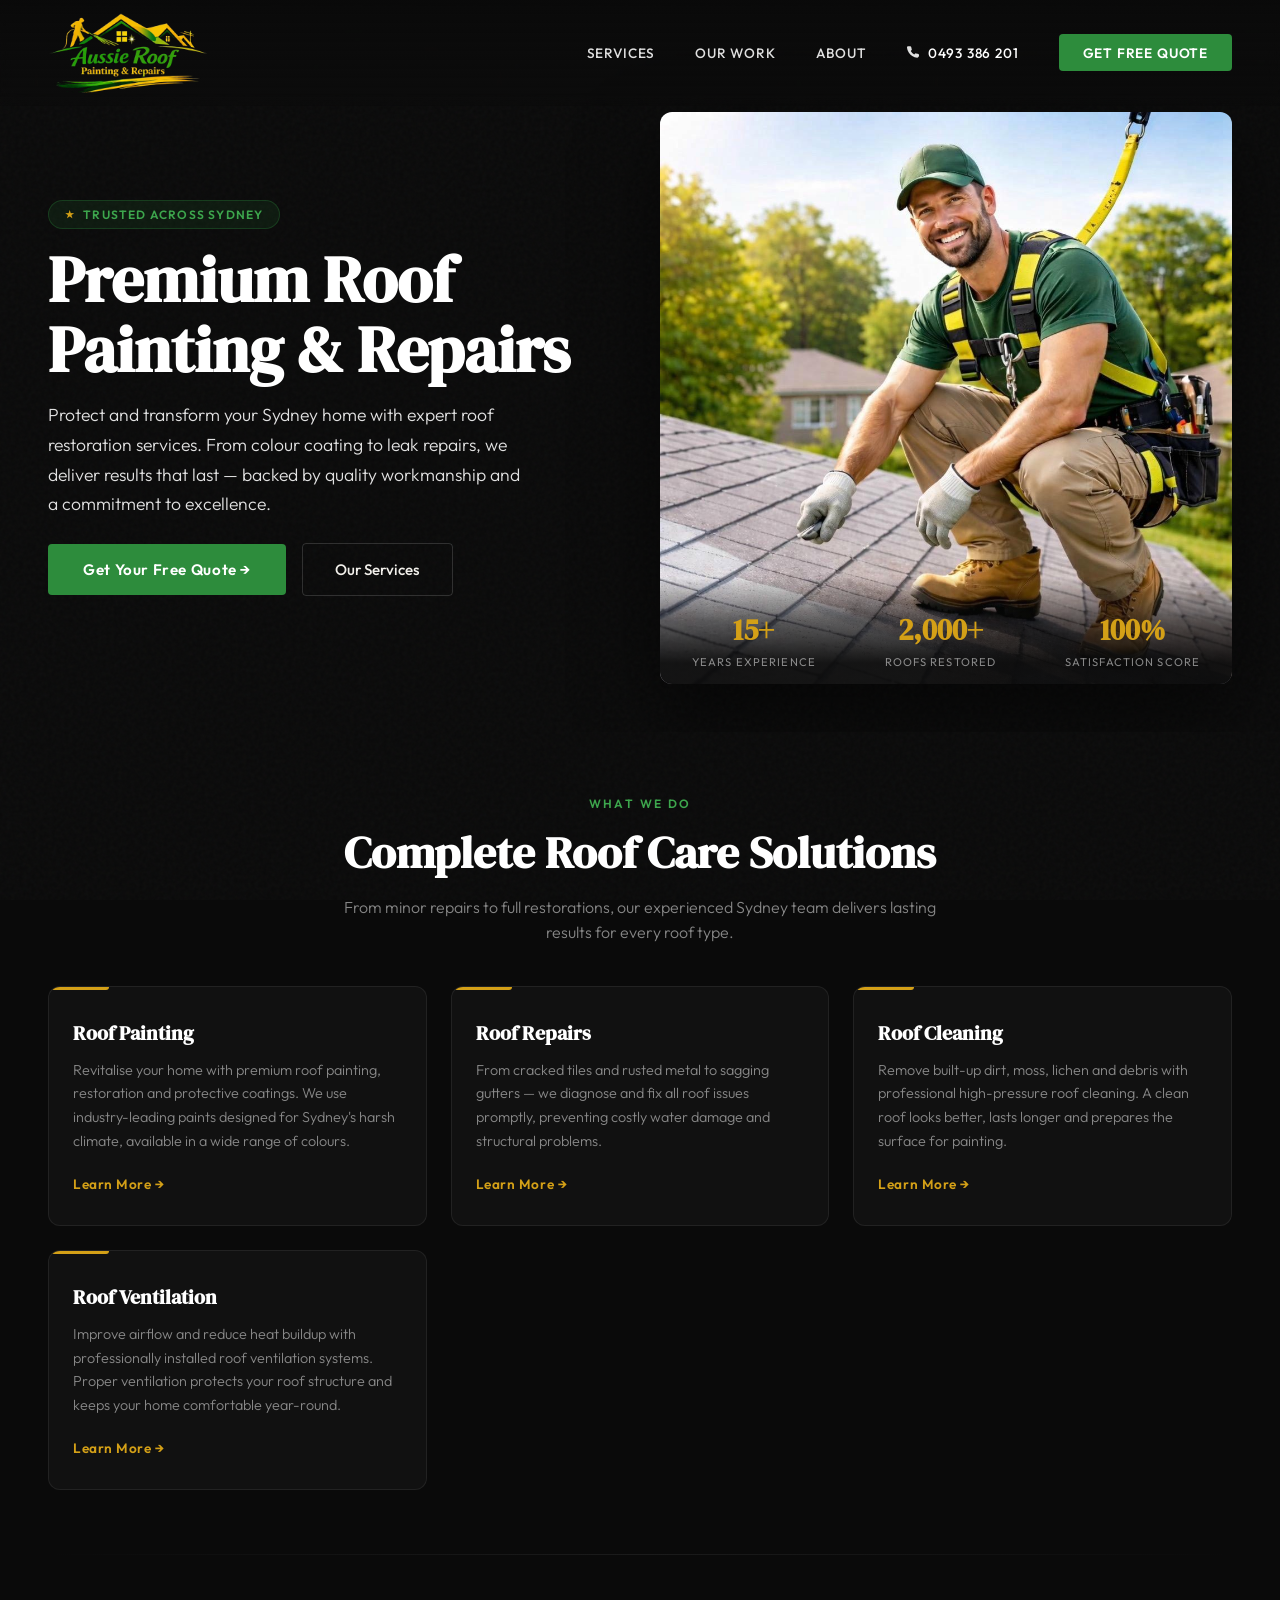
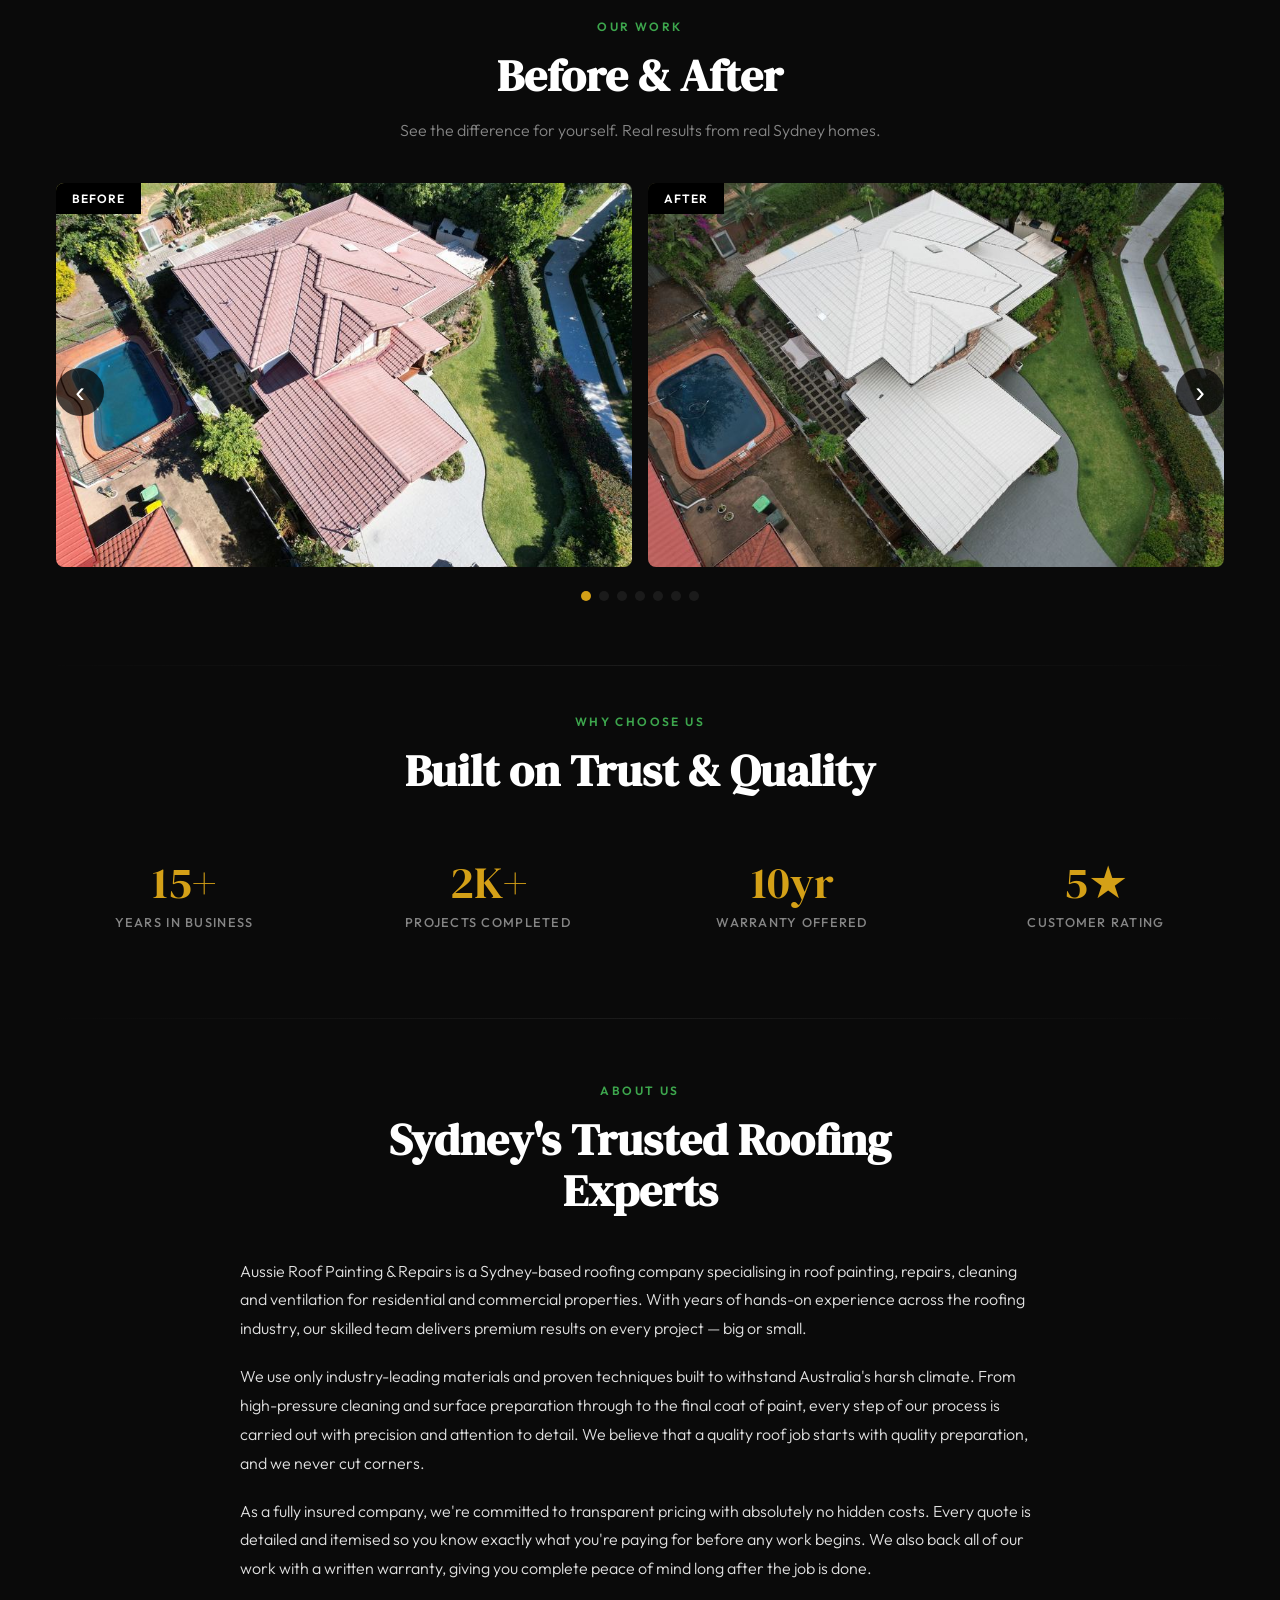
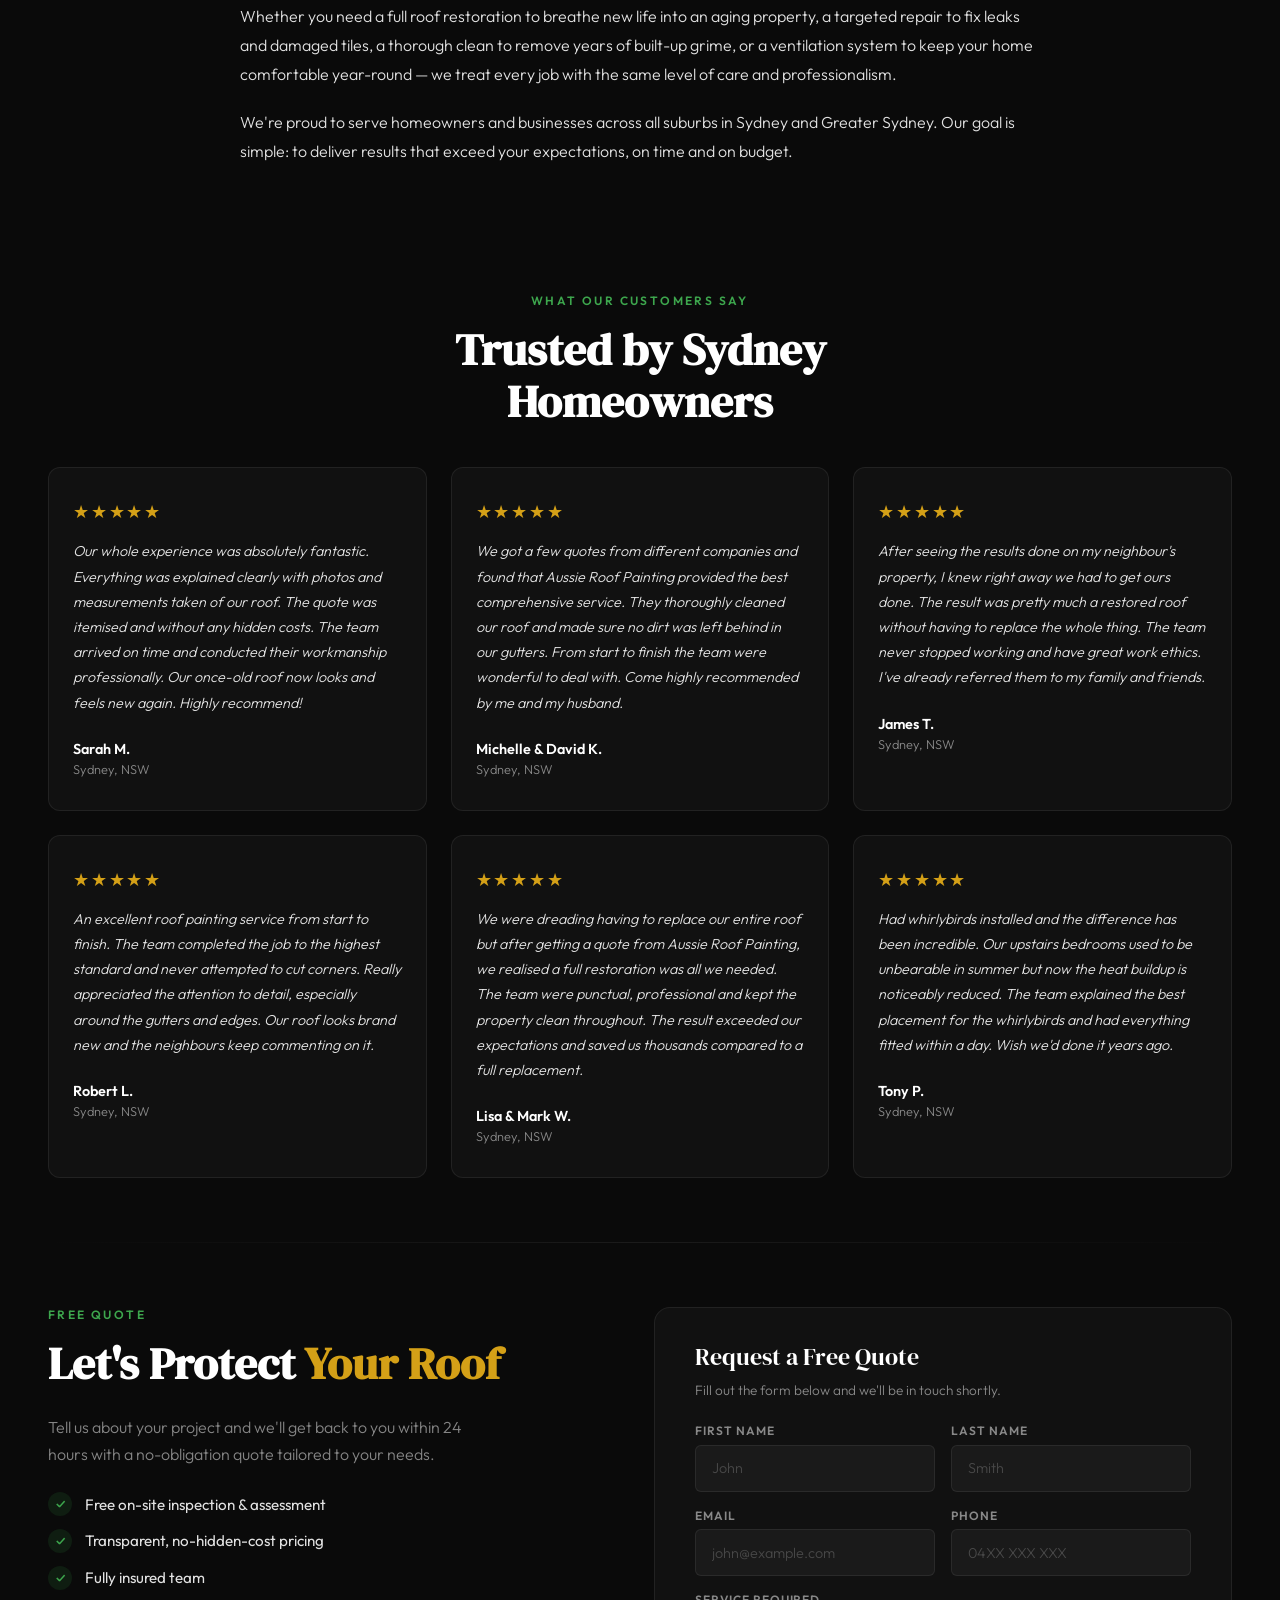
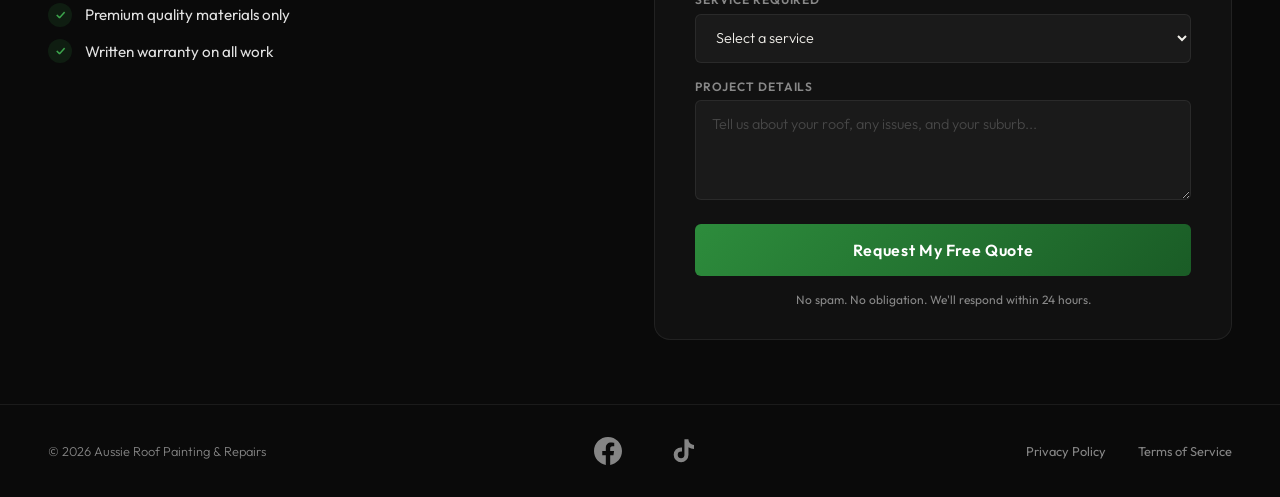
<file: index.html>
<!DOCTYPE html>
<html lang="en">
<head>
  <!-- Google tag (gtag.js) -->
  <script async src="https://www.googletagmanager.com/gtag/js?id=AW-18053770691"></script>
  <script>
    window.dataLayer = window.dataLayer || [];
    function gtag(){dataLayer.push(arguments);}
    gtag('js', new Date());
    gtag('config', 'AW-18053770691');
  </script>
  <meta charset="UTF-8">
  <meta name="viewport" content="width=device-width, initial-scale=1.0">
  <title>Aussie Roof Painting & Repairs | Roof Restoration Sydney</title>
  <meta name="description" content="Sydney's trusted roof painting, repairs, cleaning and ventilation specialists. Fully insured, no hidden costs, written warranty on all work. Servicing all Sydney suburbs. Get a free quote today.">
  <meta name="keywords" content="roof painting Sydney, roof repairs Sydney, roof cleaning Sydney, roof ventilation Sydney, roof restoration Sydney, roof painter near me, free quote">
  <meta name="author" content="Aussie Roof Painting & Repairs">
  <meta name="geo.region" content="AU-NSW">
  <meta name="geo.placename" content="Sydney">
  <link rel="canonical" href="https://aussieroofpaintingandrepairs.com.au/">

  <!-- Open Graph (Facebook, LinkedIn) -->
  <meta property="og:title" content="Aussie Roof Painting & Repairs | Sydney">
  <meta property="og:description" content="Sydney's trusted roof painting, repairs and restoration specialists. Get a free no-obligation quote today.">
  <meta property="og:image" content="https://aussieroofpaintingandrepairs.com.au/images/hero.jpg">
  <meta property="og:url" content="https://aussieroofpaintingandrepairs.com.au/">
  <meta property="og:type" content="website">
  <meta property="og:site_name" content="Aussie Roof Painting & Repairs">
  <meta property="og:locale" content="en_AU">

  <!-- Twitter Card -->
  <meta name="twitter:card" content="summary_large_image">
  <meta name="twitter:title" content="Aussie Roof Painting & Repairs | Sydney">
  <meta name="twitter:description" content="Sydney's trusted roof painting, repairs and restoration specialists.">
  <meta name="twitter:image" content="https://aussieroofpaintingandrepairs.com.au/images/hero.jpg">

  <!-- Favicon -->
  <link rel="icon" type="image/png" href="/images/favicon.png">
  <link rel="apple-touch-icon" href="/images/favicon.png">

  <!-- Fonts -->
  <link rel="preconnect" href="https://fonts.googleapis.com">
  <link rel="preconnect" href="https://fonts.gstatic.com" crossorigin>
  <link href="https://fonts.googleapis.com/css2?family=DM+Serif+Display&family=Outfit:wght@300;400;500;600;700&display=swap" rel="stylesheet">

  <!-- Styles -->
  <link rel="stylesheet" href="/css/style.css">

  <!-- Structured Data (LocalBusiness) -->
  <script type="application/ld+json">
  {
    "@context": "https://schema.org",
    "@type": "LocalBusiness",
    "name": "Aussie Roof Painting & Repairs",
    "description": "Sydney-based roofing company specialising in roof painting, repairs, cleaning and ventilation for residential and commercial properties. Fully insured, transparent pricing, written warranty on all work.",
    "url": "https://aussieroofpaintingandrepairs.com.au",
    "image": "https://aussieroofpaintingandrepairs.com.au/images/hero.jpg",
    "logo": "https://aussieroofpaintingandrepairs.com.au/images/logo.png",
    "address": {
      "@type": "PostalAddress",
      "addressLocality": "Sydney",
      "addressRegion": "NSW",
      "addressCountry": "AU"
    },
    "geo": {
      "@type": "GeoCoordinates",
      "latitude": -33.8688,
      "longitude": 151.2093
    },
    "areaServed": {
      "@type": "City",
      "name": "Sydney",
      "containedInPlace": {
        "@type": "State",
        "name": "New South Wales"
      }
    },
    "serviceType": ["Roof Painting", "Roof Repairs", "Roof Cleaning", "Roof Ventilation"],
    "priceRange": "$$",
    "telephone": "+61 493 386 201",
    "email": "admin@aussieroofpaintingandrepairs.com.au",
    "sameAs": [
      "https://www.facebook.com/people/Aussie-Roof-Painting-Repairs/61587856090064/",
      "https://www.tiktok.com/@aussieroofpainting"
    ],
    "hasOfferCatalog": {
      "@type": "OfferCatalog",
      "name": "Roofing Services",
      "itemListElement": [
        {"@type": "Offer", "itemOffered": {"@type": "Service", "name": "Roof Painting", "description": "Premium roof painting, restoration and protective coatings for tile and metal roofs."}},
        {"@type": "Offer", "itemOffered": {"@type": "Service", "name": "Roof Repairs", "description": "Cracked tiles, rusted metal, sagging gutters and leak repairs."}},
        {"@type": "Offer", "itemOffered": {"@type": "Service", "name": "Roof Cleaning", "description": "Professional high-pressure roof cleaning to remove dirt, moss, lichen and debris."}},
        {"@type": "Offer", "itemOffered": {"@type": "Service", "name": "Roof Ventilation", "description": "Whirlybird and roof ventilation system installation to reduce heat buildup."}}
      ]
    },
    "openingHoursSpecification": {
      "@type": "OpeningHoursSpecification",
      "dayOfWeek": ["Monday", "Tuesday", "Wednesday", "Thursday", "Friday"],
      "opens": "07:00",
      "closes": "17:00"
    }
  }
  </script>
</head>
<body>

<!-- ── NAV ── -->
<nav>
  <div class="logo-group">
    <img src="/images/logo.png" alt="Aussie Roof Painting & Repairs" class="logo-img" />
  </div>
  <a href="tel:+61493386201" class="mobile-phone-btn"><svg width="14" height="14" viewBox="0 0 24 24" fill="currentColor"><path d="M21.384 17.752a2.108 2.108 0 0 1-2.177 2.236 19.662 19.662 0 0 1-8.565-3.047 19.371 19.371 0 0 1-5.96-5.96A19.662 19.662 0 0 1 1.635 2.42 2.108 2.108 0 0 1 3.87.244h3.09a2.108 2.108 0 0 1 2.109 1.81 13.53 13.53 0 0 0 .738 2.969 2.108 2.108 0 0 1-.474 2.224L8.09 8.49a16.876 16.876 0 0 0 5.96 5.96l1.243-1.243a2.108 2.108 0 0 1 2.224-.474 13.53 13.53 0 0 0 2.969.738 2.108 2.108 0 0 1 1.81 2.109v3.09z"/></svg><span>0493 386 201</span></a>
  <div class="nav-links">
    <a href="#services">Services</a>
    <a href="#gallery">Our Work</a>
    <a href="#about">About</a>
    <a href="tel:+61493386201" class="nav-phone"><svg width="14" height="14" viewBox="0 0 24 24" fill="currentColor"><path d="M21.384 17.752a2.108 2.108 0 0 1-2.177 2.236 19.662 19.662 0 0 1-8.565-3.047 19.371 19.371 0 0 1-5.96-5.96A19.662 19.662 0 0 1 1.635 2.42 2.108 2.108 0 0 1 3.87.244h3.09a2.108 2.108 0 0 1 2.109 1.81 13.53 13.53 0 0 0 .738 2.969 2.108 2.108 0 0 1-.474 2.224L8.09 8.49a16.876 16.876 0 0 0 5.96 5.96l1.243-1.243a2.108 2.108 0 0 1 2.224-.474 13.53 13.53 0 0 0 2.969.738 2.108 2.108 0 0 1 1.81 2.109v3.09z"/></svg><span>0493 386 201</span></a>
    <a href="#quote" class="nav-cta">Get Free Quote</a>
  </div>
</nav>

<!-- ── HERO ── -->
<section class="hero">
  <div class="hero-bg"></div>
  <div class="hero-content">
    <div class="hero-left">
      <div class="hero-badge">Trusted Across Sydney</div>
      <h1>Premium Roof Painting &amp; Repairs</h1>
      <p>Protect and transform your Sydney home with expert roof restoration services. From colour coating to leak repairs, we deliver results that last — backed by quality workmanship and a commitment to excellence.</p>
      <div class="hero-actions">
        <a href="#quote" class="btn-primary">Get Your Free Quote →</a>
        <a href="#services" class="btn-secondary">Our Services</a>
      </div>
    </div>
    <div class="hero-image-card">
      <img src="/images/hero.jpg" alt="Aussie Roof Painting professional at work on a roof" loading="lazy" />
      <div class="hero-image-overlay">
        <div class="hero-stat">
          <strong>15+</strong>
          <small>Years Experience</small>
        </div>
        <div class="hero-stat">
          <strong>2,000+</strong>
          <small>Roofs Restored</small>
        </div>
        <div class="hero-stat">
          <strong>100%</strong>
          <small>Satisfaction Score</small>
        </div>
      </div>
    </div>
  </div>
</section>

<!-- ── SERVICES ── -->
<section class="services" id="services">
  <div class="section-header fade-in">
    <span class="section-label">What We Do</span>
    <h2>Complete Roof Care Solutions</h2>
    <p>From minor repairs to full restorations, our experienced Sydney team delivers lasting results for every roof type.</p>
  </div>
  <div class="services-grid">
    <a href="/roof-painting-sydney.html" class="service-card fade-in">
      <h3>Roof Painting</h3>
      <p>Revitalise your home with premium roof painting, restoration and protective coatings. We use industry-leading paints designed for Sydney's harsh climate, available in a wide range of colours.</p>
      <span class="service-link">Learn More →</span>
    </a>
    <a href="/roof-repairs-sydney.html" class="service-card fade-in">
      <h3>Roof Repairs</h3>
      <p>From cracked tiles and rusted metal to sagging gutters — we diagnose and fix all roof issues promptly, preventing costly water damage and structural problems.</p>
      <span class="service-link">Learn More →</span>
    </a>
    <a href="/roof-cleaning-sydney.html" class="service-card fade-in">
      <h3>Roof Cleaning</h3>
      <p>Remove built-up dirt, moss, lichen and debris with professional high-pressure roof cleaning. A clean roof looks better, lasts longer and prepares the surface for painting.</p>
      <span class="service-link">Learn More →</span>
    </a>
    <a href="/roof-ventilation-sydney.html" class="service-card fade-in">
      <h3>Roof Ventilation</h3>
      <p>Improve airflow and reduce heat buildup with professionally installed roof ventilation systems. Proper ventilation protects your roof structure and keeps your home comfortable year-round.</p>
      <span class="service-link">Learn More →</span>
    </a>
  </div>
</section>

<div class="divider"></div>

<!-- ── BEFORE & AFTER GALLERY ── -->
<section class="gallery" id="gallery">
  <div class="section-header fade-in">
    <span class="section-label">Our Work</span>
    <h2>Before &amp; After</h2>
    <p>See the difference for yourself. Real results from real Sydney homes.</p>
  </div>
  <div class="gallery-carousel-wrapper">
    <div class="gallery-carousel" id="galleryCarousel">
      <div class="gallery-slide"><div class="gallery-photo"><div class="gallery-label">Before</div><img src="/images/gallery/1before.jpg" alt="Roof before painting - faded pink tiles" loading="lazy"></div></div>
      <div class="gallery-slide"><div class="gallery-photo"><div class="gallery-label gallery-label-after">After</div><img src="/images/gallery/1after.jpg" alt="Roof after painting - white tile roof" loading="lazy"></div></div>
      <div class="gallery-slide"><div class="gallery-photo"><div class="gallery-label">Before</div><img src="/images/gallery/2before.jpg" alt="Roof before restoration - faded tiles" loading="lazy"></div></div>
      <div class="gallery-slide"><div class="gallery-photo"><div class="gallery-label gallery-label-after">After</div><img src="/images/gallery/2after.jpg" alt="Roof after restoration - clean red tiles" loading="lazy"></div></div>
      <div class="gallery-slide"><div class="gallery-photo"><div class="gallery-label">Before</div><img src="/images/gallery/3before.jpg" alt="Roof before cleaning - dirty tiles" loading="lazy"></div></div>
      <div class="gallery-slide"><div class="gallery-photo"><div class="gallery-label gallery-label-after">After</div><img src="/images/gallery/3after.jpg" alt="Roof after cleaning - clean cream tiles" loading="lazy"></div></div>
      <div class="gallery-slide"><div class="gallery-photo"><div class="gallery-label">Before</div><img src="/images/gallery/4before.jpg" alt="Roof before painting - rusty corrugated roof" loading="lazy"></div></div>
      <div class="gallery-slide"><div class="gallery-photo"><div class="gallery-label gallery-label-after">After</div><img src="/images/gallery/4after.jpg" alt="Roof after painting - fresh white metal roof" loading="lazy"></div></div>
      <div class="gallery-slide"><div class="gallery-photo"><div class="gallery-label">Before</div><img src="/images/gallery/5before.jpg" alt="Roof before restoration - worn cream tiles" loading="lazy"></div></div>
      <div class="gallery-slide"><div class="gallery-photo"><div class="gallery-label gallery-label-after">After</div><img src="/images/gallery/5after.jpg" alt="Roof after restoration - cream tiles restored" loading="lazy"></div></div>
      <div class="gallery-slide"><div class="gallery-photo"><div class="gallery-label">Before</div><img src="/images/gallery/6before.jpg" alt="Roof before painting - faded cream tiles" loading="lazy"></div></div>
      <div class="gallery-slide"><div class="gallery-photo"><div class="gallery-label gallery-label-after">After</div><img src="/images/gallery/6after.jpg" alt="Roof after painting - dark charcoal tiles" loading="lazy"></div></div>
      <div class="gallery-slide"><div class="gallery-photo"><div class="gallery-label">Before</div><img src="/images/gallery/7before.jpg" alt="Roof before painting - faded cream tiles" loading="lazy"></div></div>
      <div class="gallery-slide"><div class="gallery-photo"><div class="gallery-label gallery-label-after">After</div><img src="/images/gallery/7after.jpg" alt="Roof after painting - dark charcoal tiles" loading="lazy"></div></div>
    </div>
    <button class="gallery-arrow gallery-arrow-left" onclick="scrollGallery(-1)" aria-label="Previous">‹</button>
    <button class="gallery-arrow gallery-arrow-right" onclick="scrollGallery(1)" aria-label="Next">›</button>
    <div class="gallery-dots" id="galleryDots"></div>
  </div>
</section>

<div class="divider"></div>
<section class="why-us" id="why-us">
  <div class="section-header fade-in">
    <span class="section-label">Why Choose Us</span>
    <h2>Built on Trust &amp; Quality</h2>
  </div>
  <div class="why-grid fade-in">
    <div class="why-item">
      <div class="why-number">15+</div>
      <div class="why-label">Years in Business</div>
    </div>
    <div class="why-item">
      <div class="why-number">2K+</div>
      <div class="why-label">Projects Completed</div>
    </div>
    <div class="why-item">
      <div class="why-number">10yr</div>
      <div class="why-label">Warranty Offered</div>
    </div>
    <div class="why-item">
      <div class="why-number">5★</div>
      <div class="why-label">Customer Rating</div>
    </div>
  </div>
</section>

<div class="divider"></div>

<!-- ── ABOUT US ── -->
<section class="about" id="about">
  <div class="about-container fade-in">
    <div class="section-header">
      <span class="section-label">About Us</span>
      <h2>Sydney's Trusted Roofing Experts</h2>
    </div>
    <div class="about-content">
      <p>Aussie Roof Painting & Repairs is a Sydney-based roofing company specialising in roof painting, repairs, cleaning and ventilation for residential and commercial properties. With years of hands-on experience across the roofing industry, our skilled team delivers premium results on every project — big or small.</p>
      <p>We use only industry-leading materials and proven techniques built to withstand Australia's harsh climate. From high-pressure cleaning and surface preparation through to the final coat of paint, every step of our process is carried out with precision and attention to detail. We believe that a quality roof job starts with quality preparation, and we never cut corners.</p>
      <p>As a fully insured company, we're committed to transparent pricing with absolutely no hidden costs. Every quote is detailed and itemised so you know exactly what you're paying for before any work begins. We also back all of our work with a written warranty, giving you complete peace of mind long after the job is done.</p>
      <p>Whether you need a full roof restoration to breathe new life into an aging property, a targeted repair to fix leaks and damaged tiles, a thorough clean to remove years of built-up grime, or a ventilation system to keep your home comfortable year-round — we treat every job with the same level of care and professionalism.</p>
      <p>We're proud to serve homeowners and businesses across all suburbs in Sydney and Greater Sydney. Our goal is simple: to deliver results that exceed your expectations, on time and on budget.</p>
    </div>
  </div>
</section>
<section class="testimonials" id="testimonials">
  <div class="section-header fade-in">
    <span class="section-label">What Our Customers Say</span>
    <h2>Trusted by Sydney Homeowners</h2>
  </div>
  <div class="testimonials-grid fade-in">
    <div class="testimonial-card">
      <div class="testimonial-stars">★★★★★</div>
      <p class="testimonial-text">Our whole experience was absolutely fantastic. Everything was explained clearly with photos and measurements taken of our roof. The quote was itemised and without any hidden costs. The team arrived on time and conducted their workmanship professionally. Our once-old roof now looks and feels new again. Highly recommend!</p>
      <div class="testimonial-author">
        <strong>Sarah M.</strong>
        <span>Sydney, NSW</span>
      </div>
    </div>
    <div class="testimonial-card">
      <div class="testimonial-stars">★★★★★</div>
      <p class="testimonial-text">We got a few quotes from different companies and found that Aussie Roof Painting provided the best comprehensive service. They thoroughly cleaned our roof and made sure no dirt was left behind in our gutters. From start to finish the team were wonderful to deal with. Come highly recommended by me and my husband.</p>
      <div class="testimonial-author">
        <strong>Michelle & David K.</strong>
        <span>Sydney, NSW</span>
      </div>
    </div>
    <div class="testimonial-card">
      <div class="testimonial-stars">★★★★★</div>
      <p class="testimonial-text">After seeing the results done on my neighbour's property, I knew right away we had to get ours done. The result was pretty much a restored roof without having to replace the whole thing. The team never stopped working and have great work ethics. I've already referred them to my family and friends.</p>
      <div class="testimonial-author">
        <strong>James T.</strong>
        <span>Sydney, NSW</span>
      </div>
    </div>
    <div class="testimonial-card">
      <div class="testimonial-stars">★★★★★</div>
      <p class="testimonial-text">An excellent roof painting service from start to finish. The team completed the job to the highest standard and never attempted to cut corners. Really appreciated the attention to detail, especially around the gutters and edges. Our roof looks brand new and the neighbours keep commenting on it.</p>
      <div class="testimonial-author">
        <strong>Robert L.</strong>
        <span>Sydney, NSW</span>
      </div>
    </div>
    <div class="testimonial-card">
      <div class="testimonial-stars">★★★★★</div>
      <p class="testimonial-text">We were dreading having to replace our entire roof but after getting a quote from Aussie Roof Painting, we realised a full restoration was all we needed. The team were punctual, professional and kept the property clean throughout. The result exceeded our expectations and saved us thousands compared to a full replacement.</p>
      <div class="testimonial-author">
        <strong>Lisa &amp; Mark W.</strong>
        <span>Sydney, NSW</span>
      </div>
    </div>
    <div class="testimonial-card">
      <div class="testimonial-stars">★★★★★</div>
      <p class="testimonial-text">Had whirlybirds installed and the difference has been incredible. Our upstairs bedrooms used to be unbearable in summer but now the heat buildup is noticeably reduced. The team explained the best placement for the whirlybirds and had everything fitted within a day. Wish we'd done it years ago.</p>
      <div class="testimonial-author">
        <strong>Tony P.</strong>
        <span>Sydney, NSW</span>
      </div>
    </div>
  </div>
</section>

<div class="divider"></div>
<section class="quote-section" id="quote">
  <div class="quote-container">
    <div class="quote-info fade-in">
      <span class="section-label">Free Quote</span>
      <h2>Let's Protect <em>Your Roof</em></h2>
      <p>Tell us about your project and we'll get back to you within 24 hours with a no-obligation quote tailored to your needs.</p>
      <ul class="quote-features">
        <li>Free on-site inspection &amp; assessment</li>
        <li>Transparent, no-hidden-cost pricing</li>
        <li>Fully insured team</li>
        <li>Premium quality materials only</li>
        <li>Written warranty on all work</li>
      </ul>
    </div>
    <form class="quote-form fade-in" name="quote-request" method="POST" data-netlify="true" netlify-honeypot="bot-field" action="/success.html">
      <input type="hidden" name="form-name" value="quote-request">
      <input type="hidden" name="subject" value="New Quote Request">
      <p style="display:none"><label>Don't fill this out: <input name="bot-field"></label></p>
      <div class="form-title">Request a Free Quote</div>
      <div class="form-subtitle">Fill out the form below and we'll be in touch shortly.</div>
      <div class="form-grid">
        <div class="form-group">
          <label for="fname">First Name</label>
          <input type="text" id="fname" name="first-name" placeholder="John" required />
        </div>
        <div class="form-group">
          <label for="lname">Last Name</label>
          <input type="text" id="lname" name="last-name" placeholder="Smith" required />
        </div>
        <div class="form-group">
          <label for="email">Email</label>
          <input type="email" id="email" name="email" placeholder="john@example.com" required />
        </div>
        <div class="form-group">
          <label for="phone">Phone</label>
          <input type="tel" id="phone" name="phone" placeholder="04XX XXX XXX" required />
        </div>
        <div class="form-group full">
          <label for="service">Service Required</label>
          <select id="service" name="service" required>
            <option value="" disabled selected>Select a service</option>
            <option value="painting">Roof Painting</option>
            <option value="repairs">Roof Repairs</option>
            <option value="cleaning">Roof Cleaning</option>
            <option value="ventilation">Roof Ventilation</option>
            <option value="other">Other / Not Sure</option>
          </select>
        </div>
        <div class="form-group full">
          <label for="message">Project Details</label>
          <textarea id="message" name="message" placeholder="Tell us about your roof, any issues, and your suburb..."></textarea>
        </div>
      </div>
      <button type="submit" class="form-submit">Request My Free Quote</button>
      <p class="form-note">No spam. No obligation. We'll respond within 24 hours.</p>
    </form>
  </div>
</section>

<!-- ── FOOTER ── -->
<footer>
  <div class="footer-content">
    <div class="footer-copy">&copy; 2026 Aussie Roof Painting &amp; Repairs</div>
    <div class="footer-social">
      <a href="https://www.facebook.com/people/Aussie-Roof-Painting-Repairs/61587856090064/" target="_blank" rel="noopener noreferrer" aria-label="Facebook">
        <svg width="28" height="28" viewBox="0 0 24 24" fill="currentColor"><path d="M24 12.073c0-6.627-5.373-12-12-12s-12 5.373-12 12c0 5.99 4.388 10.954 10.125 11.854v-8.385H7.078v-3.47h3.047V9.43c0-3.007 1.792-4.669 4.533-4.669 1.312 0 2.686.235 2.686.235v2.953H15.83c-1.491 0-1.956.925-1.956 1.874v2.25h3.328l-.532 3.47h-2.796v8.385C19.612 23.027 24 18.062 24 12.073z"/></svg>
      </a>
      <a href="https://www.tiktok.com/@aussieroofpainting?_r=1&_t=ZN-95CnViyDGNi" target="_blank" rel="noopener noreferrer" aria-label="TikTok">
        <svg width="28" height="28" viewBox="0 0 24 24" fill="currentColor"><path d="M19.59 6.69a4.83 4.83 0 0 1-3.77-4.25V2h-3.45v13.67a2.89 2.89 0 0 1-2.88 2.5 2.89 2.89 0 0 1-2.89-2.89 2.89 2.89 0 0 1 2.89-2.89c.28 0 .54.04.79.1v-3.5a6.37 6.37 0 0 0-.79-.05A6.34 6.34 0 0 0 3.15 15.2a6.34 6.34 0 0 0 6.34 6.34 6.34 6.34 0 0 0 6.34-6.34V8.73a8.19 8.19 0 0 0 4.76 1.52v-3.4a4.85 4.85 0 0 1-1-.16z"/></svg>
      </a>
    </div>
    <div class="footer-links">
      <a href="/privacy.html">Privacy Policy</a>
      <a href="/terms.html">Terms of Service</a>
    </div>
  </div>
</footer>

<script src="/js/main.js"></script>
</body>
</html>
</file>
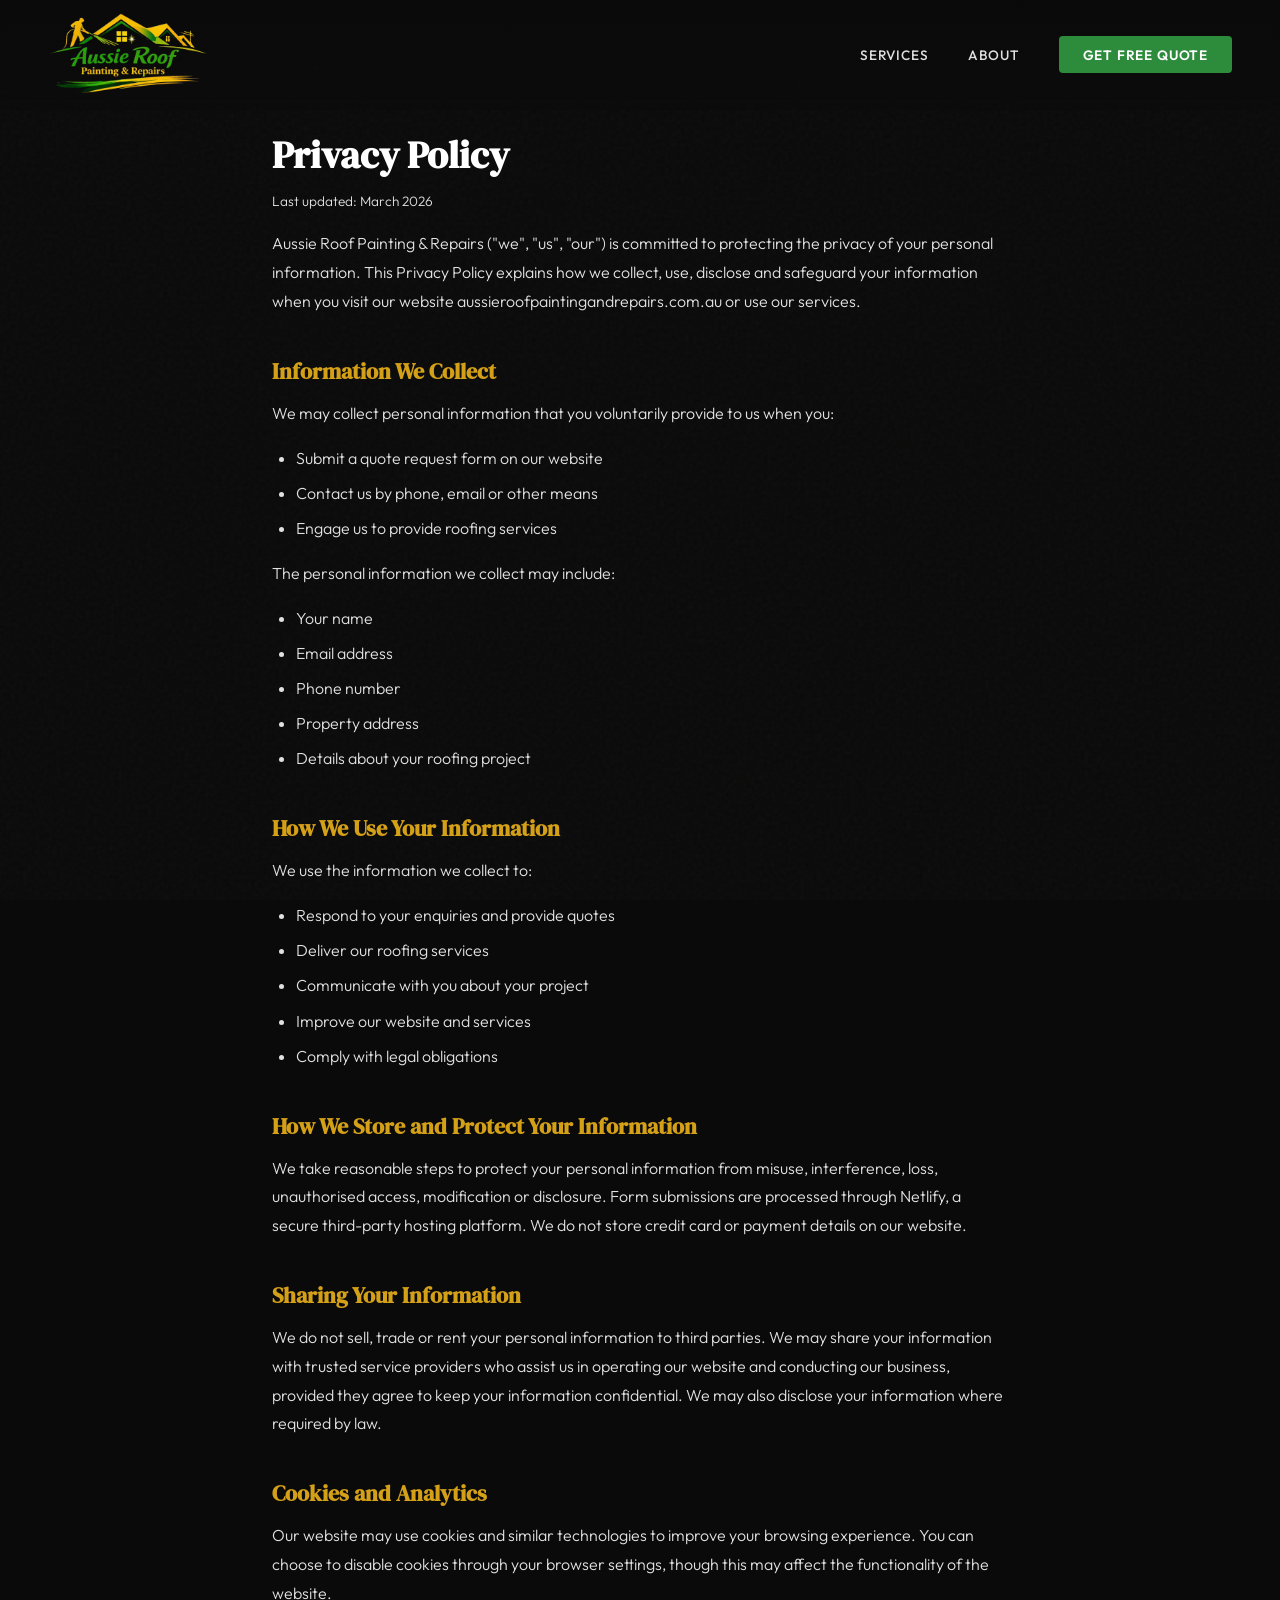
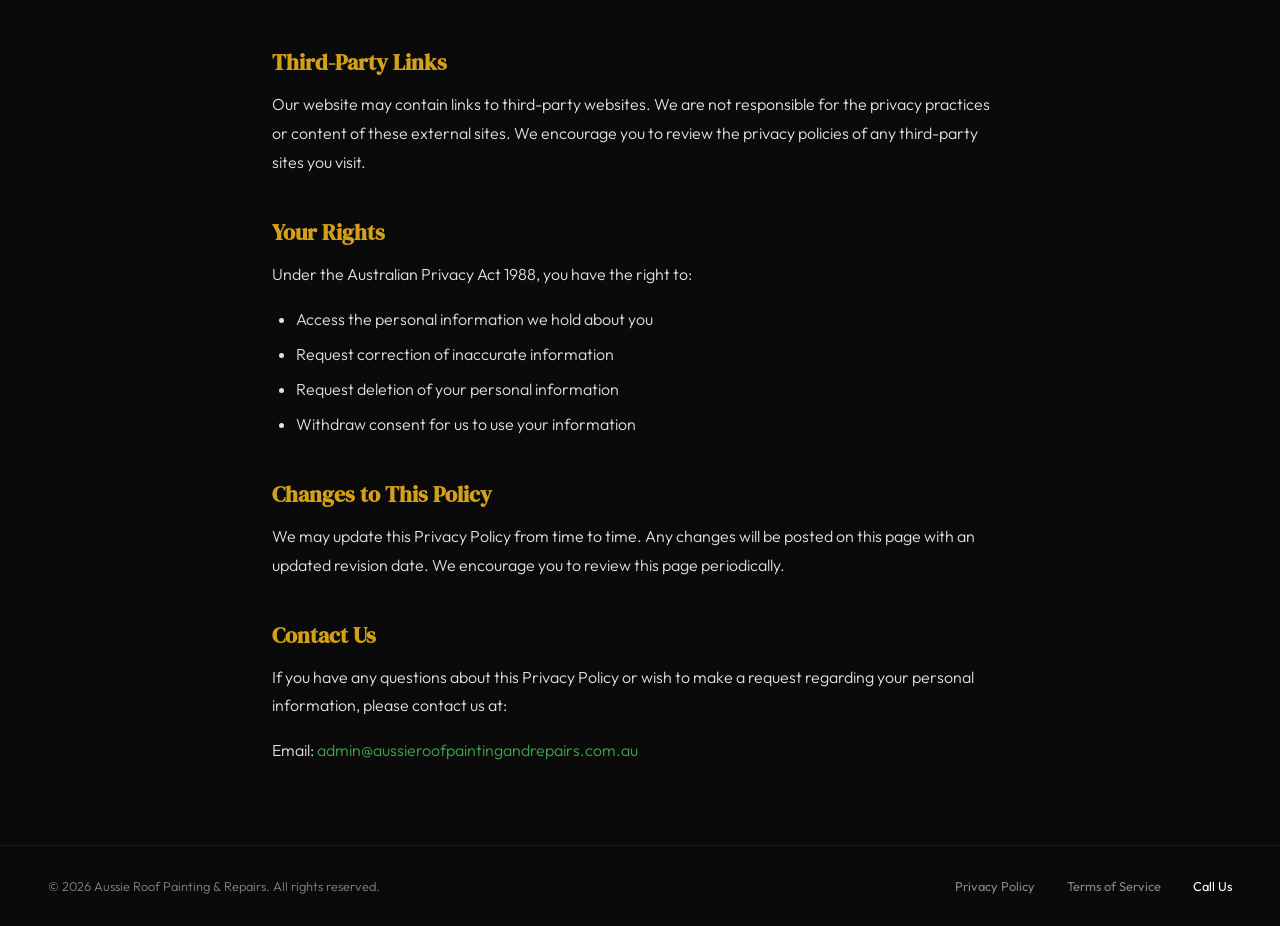
<file: privacy.html>
<!DOCTYPE html>
<html lang="en">
<head>
  <!-- Google tag (gtag.js) -->
  <script async src="https://www.googletagmanager.com/gtag/js?id=AW-18053770691"></script>
  <script>
    window.dataLayer = window.dataLayer || [];
    function gtag(){dataLayer.push(arguments);}
    gtag('js', new Date());
    gtag('config', 'AW-18053770691');
  </script>
  <meta charset="UTF-8">
  <meta name="viewport" content="width=device-width, initial-scale=1.0">
  <title>Privacy Policy | Aussie Roof Painting & Repairs</title>
  <meta name="description" content="Privacy Policy for Aussie Roof Painting & Repairs. Learn how we collect, use and protect your personal information.">
  <link rel="icon" type="image/png" href="/images/favicon.png">
  <link rel="preconnect" href="https://fonts.googleapis.com">
  <link rel="preconnect" href="https://fonts.gstatic.com" crossorigin>
  <link href="https://fonts.googleapis.com/css2?family=DM+Serif+Display&family=Outfit:wght@300;400;500;600;700&display=swap" rel="stylesheet">
  <link rel="stylesheet" href="/css/style.css">
  <style>
    .legal-page {
      max-width: 800px;
      margin: 0 auto;
      padding: 8rem 2rem 4rem;
      position: relative;
      z-index: 1;
    }
    .legal-page h1 {
      font-family: 'DM Serif Display', serif;
      font-size: 2.4rem;
      color: var(--white);
      margin-bottom: 0.5rem;
    }
    .legal-date {
      font-size: 0.85rem;
      color: var(--text-muted);
      margin-bottom: 3rem;
    }
    .legal-page h2 {
      font-family: 'DM Serif Display', serif;
      font-size: 1.4rem;
      color: var(--gold);
      margin-top: 2.5rem;
      margin-bottom: 0.75rem;
    }
    .legal-page p {
      color: var(--text-light);
      font-weight: 300;
      line-height: 1.8;
      margin-bottom: 1rem;
    }
    .legal-page ul {
      color: var(--text-light);
      font-weight: 300;
      line-height: 1.8;
      margin-bottom: 1rem;
      padding-left: 1.5rem;
    }
    .legal-page li {
      margin-bottom: 0.4rem;
    }
    .legal-page a {
      color: var(--green-light);
      text-decoration: none;
    }
    .legal-page a:hover {
      text-decoration: underline;
    }
  </style>
</head>
<body>

<nav>
  <div class="logo-group">
    <a href="/"><img src="/images/logo.png" alt="Aussie Roof Painting & Repairs" class="logo-img" /></a>
  </div>
  <div class="nav-links">
    <a href="/#services">Services</a>
    <a href="/#why-us">About</a>
    <a href="/#quote" class="nav-cta">Get Free Quote</a>
  </div>
</nav>

<div class="legal-page">
  <h1>Privacy Policy</h1>
  <p class="legal-date">Last updated: March 2026</p>

  <p>Aussie Roof Painting & Repairs ("we", "us", "our") is committed to protecting the privacy of your personal information. This Privacy Policy explains how we collect, use, disclose and safeguard your information when you visit our website aussieroofpaintingandrepairs.com.au or use our services.</p>

  <h2>Information We Collect</h2>
  <p>We may collect personal information that you voluntarily provide to us when you:</p>
  <ul>
    <li>Submit a quote request form on our website</li>
    <li>Contact us by phone, email or other means</li>
    <li>Engage us to provide roofing services</li>
  </ul>
  <p>The personal information we collect may include:</p>
  <ul>
    <li>Your name</li>
    <li>Email address</li>
    <li>Phone number</li>
    <li>Property address</li>
    <li>Details about your roofing project</li>
  </ul>

  <h2>How We Use Your Information</h2>
  <p>We use the information we collect to:</p>
  <ul>
    <li>Respond to your enquiries and provide quotes</li>
    <li>Deliver our roofing services</li>
    <li>Communicate with you about your project</li>
    <li>Improve our website and services</li>
    <li>Comply with legal obligations</li>
  </ul>

  <h2>How We Store and Protect Your Information</h2>
  <p>We take reasonable steps to protect your personal information from misuse, interference, loss, unauthorised access, modification or disclosure. Form submissions are processed through Netlify, a secure third-party hosting platform. We do not store credit card or payment details on our website.</p>

  <h2>Sharing Your Information</h2>
  <p>We do not sell, trade or rent your personal information to third parties. We may share your information with trusted service providers who assist us in operating our website and conducting our business, provided they agree to keep your information confidential. We may also disclose your information where required by law.</p>

  <h2>Cookies and Analytics</h2>
  <p>Our website may use cookies and similar technologies to improve your browsing experience. You can choose to disable cookies through your browser settings, though this may affect the functionality of the website.</p>

  <h2>Third-Party Links</h2>
  <p>Our website may contain links to third-party websites. We are not responsible for the privacy practices or content of these external sites. We encourage you to review the privacy policies of any third-party sites you visit.</p>

  <h2>Your Rights</h2>
  <p>Under the Australian Privacy Act 1988, you have the right to:</p>
  <ul>
    <li>Access the personal information we hold about you</li>
    <li>Request correction of inaccurate information</li>
    <li>Request deletion of your personal information</li>
    <li>Withdraw consent for us to use your information</li>
  </ul>

  <h2>Changes to This Policy</h2>
  <p>We may update this Privacy Policy from time to time. Any changes will be posted on this page with an updated revision date. We encourage you to review this page periodically.</p>

  <h2>Contact Us</h2>
  <p>If you have any questions about this Privacy Policy or wish to make a request regarding your personal information, please contact us at:</p>
  <p>Email: <a href="mailto:admin@aussieroofpaintingandrepairs.com.au">admin@aussieroofpaintingandrepairs.com.au</a></p>
</div>

<footer>
  <div class="footer-content">
    <div class="footer-copy">&copy; 2026 Aussie Roof Painting &amp; Repairs. All rights reserved.</div>
    <div class="footer-links">
      <a href="/privacy.html">Privacy Policy</a>
      <a href="/terms.html">Terms of Service</a>
      <a href="tel:+61493386201">Call Us</a>
    </div>
  </div>
</footer>

</body>
</html>
</file>
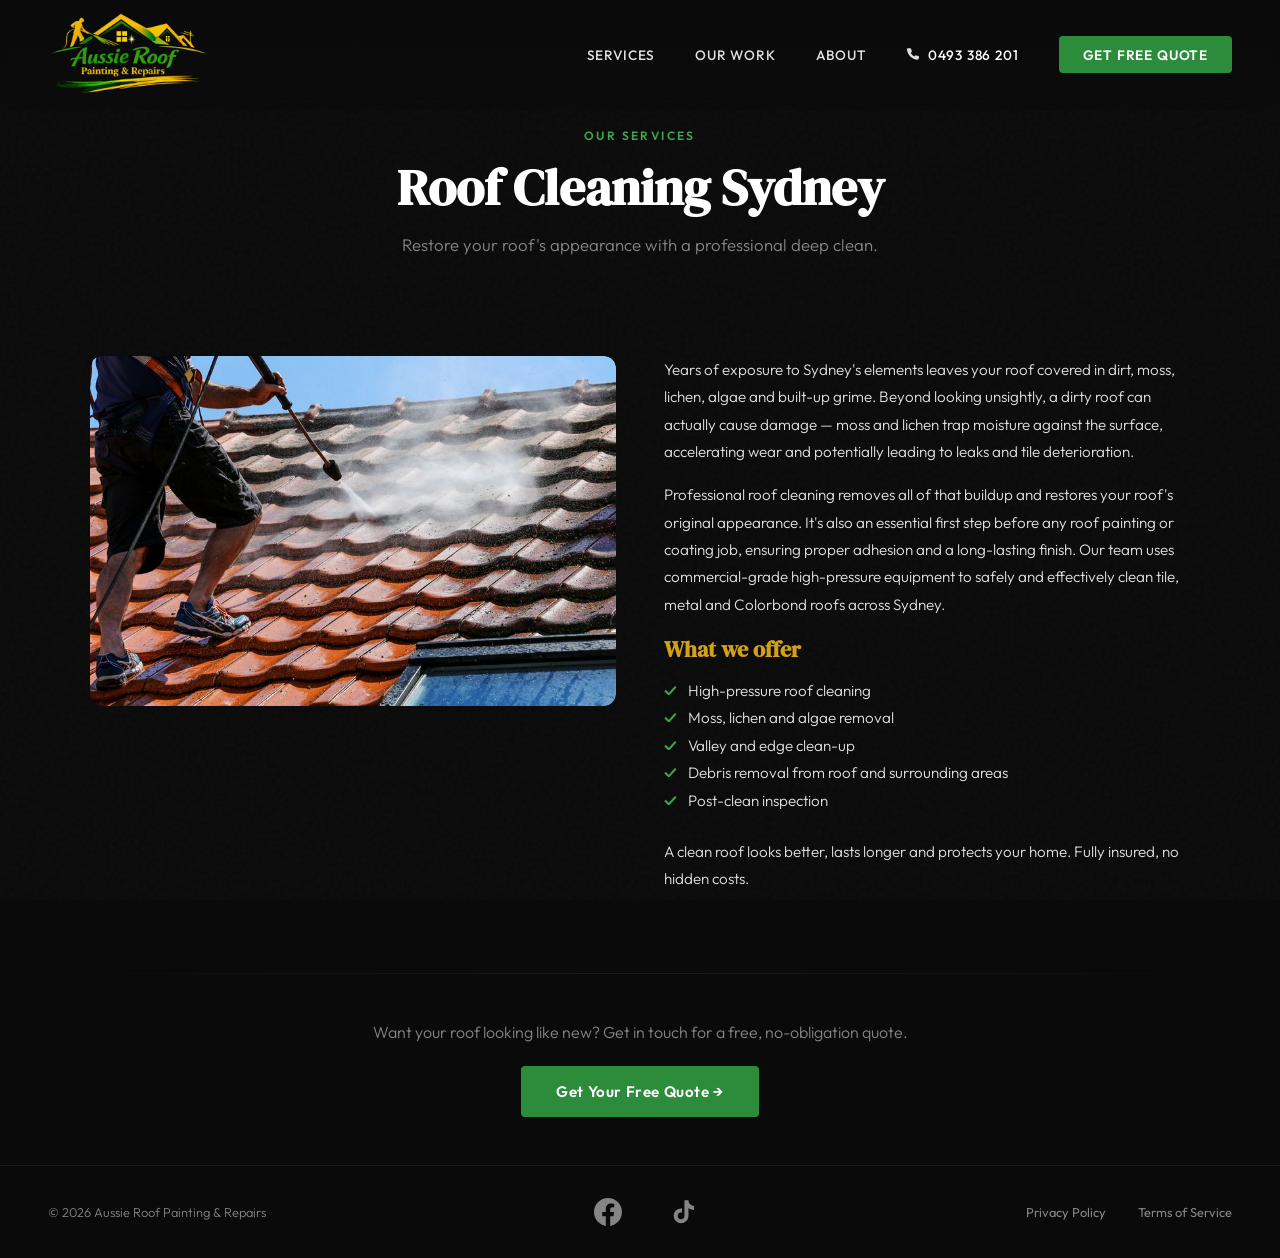
<file: roof-cleaning-sydney.html>
<!DOCTYPE html>
<html lang="en">
<head>
  <!-- Google tag (gtag.js) -->
  <script async src="https://www.googletagmanager.com/gtag/js?id=AW-18053770691"></script>
  <script>
    window.dataLayer = window.dataLayer || [];
    function gtag(){dataLayer.push(arguments);}
    gtag('js', new Date());
    gtag('config', 'AW-18053770691');
  </script>
  <meta charset="UTF-8">
  <meta name="viewport" content="width=device-width, initial-scale=1.0">
  <title>Roof Cleaning Sydney | Aussie Roof Painting & Repairs</title>
  <meta name="description" content="Professional high-pressure roof cleaning across Sydney. Remove dirt, moss, lichen and algae. Tile, metal and Colorbond roofs. Free quotes, no hidden costs.">
  <meta name="keywords" content="roof cleaning Sydney, pressure wash roof Sydney, moss removal roof, roof clean near me, high pressure roof cleaning, Colorbond roof cleaning">
  <link rel="canonical" href="https://aussieroofpaintingandrepairs.com.au/roof-cleaning-sydney.html">
  <link rel="icon" type="image/png" href="/images/favicon.png">
  <link rel="preconnect" href="https://fonts.googleapis.com">
  <link rel="preconnect" href="https://fonts.gstatic.com" crossorigin>
  <link href="https://fonts.googleapis.com/css2?family=DM+Serif+Display&family=Outfit:wght@300;400;500;600;700&display=swap" rel="stylesheet">
  <link rel="stylesheet" href="/css/style.css">
</head>
<body>

<nav>
  <div class="logo-group">
    <a href="/"><img src="/images/logo.png" alt="Aussie Roof Painting & Repairs" class="logo-img" /></a>
  </div>
  <a href="tel:+61493386201" class="mobile-phone-btn"><svg width="14" height="14" viewBox="0 0 24 24" fill="currentColor"><path d="M21.384 17.752a2.108 2.108 0 0 1-2.177 2.236 19.662 19.662 0 0 1-8.565-3.047 19.371 19.371 0 0 1-5.96-5.96A19.662 19.662 0 0 1 1.635 2.42 2.108 2.108 0 0 1 3.87.244h3.09a2.108 2.108 0 0 1 2.109 1.81 13.53 13.53 0 0 0 .738 2.969 2.108 2.108 0 0 1-.474 2.224L8.09 8.49a16.876 16.876 0 0 0 5.96 5.96l1.243-1.243a2.108 2.108 0 0 1 2.224-.474 13.53 13.53 0 0 0 2.969.738 2.108 2.108 0 0 1 1.81 2.109v3.09z"/></svg><span>0493 386 201</span></a>
  <div class="nav-links">
    <a href="/#services">Services</a>
    <a href="/#gallery">Our Work</a>
    <a href="/#about">About</a>
    <a href="tel:+61493386201" class="nav-phone"><svg width="14" height="14" viewBox="0 0 24 24" fill="currentColor"><path d="M21.384 17.752a2.108 2.108 0 0 1-2.177 2.236 19.662 19.662 0 0 1-8.565-3.047 19.371 19.371 0 0 1-5.96-5.96A19.662 19.662 0 0 1 1.635 2.42 2.108 2.108 0 0 1 3.87.244h3.09a2.108 2.108 0 0 1 2.109 1.81 13.53 13.53 0 0 0 .738 2.969 2.108 2.108 0 0 1-.474 2.224L8.09 8.49a16.876 16.876 0 0 0 5.96 5.96l1.243-1.243a2.108 2.108 0 0 1 2.224-.474 13.53 13.53 0 0 0 2.969.738 2.108 2.108 0 0 1 1.81 2.109v3.09z"/></svg><span>0493 386 201</span></a>
    <a href="/#quote" class="nav-cta">Get Free Quote</a>
  </div>
</nav>

<section class="service-hero">
  <div class="service-hero-content">
    <span class="section-label">Our Services</span>
    <h1>Roof Cleaning Sydney</h1>
    <p>Restore your roof's appearance with a professional deep clean.</p>
  </div>
</section>

<section class="service-body">
  <div class="service-layout">
    <div class="service-image">
      <img src="/images/services/clean.jpg" alt="High-pressure roof cleaning in Sydney" loading="lazy">
    </div>
    <div class="service-text">
      <p>Years of exposure to Sydney's elements leaves your roof covered in dirt, moss, lichen, algae and built-up grime. Beyond looking unsightly, a dirty roof can actually cause damage — moss and lichen trap moisture against the surface, accelerating wear and potentially leading to leaks and tile deterioration.</p>
      <p>Professional roof cleaning removes all of that buildup and restores your roof's original appearance. It's also an essential first step before any roof painting or coating job, ensuring proper adhesion and a long-lasting finish. Our team uses commercial-grade high-pressure equipment to safely and effectively clean tile, metal and Colorbond roofs across Sydney.</p>

      <h2>What we offer</h2>
      <ul>
        <li>High-pressure roof cleaning</li>
        <li>Moss, lichen and algae removal</li>
        <li>Valley and edge clean-up</li>
        <li>Debris removal from roof and surrounding areas</li>
        <li>Post-clean inspection</li>
      </ul>

      <p>A clean roof looks better, lasts longer and protects your home. Fully insured, no hidden costs.</p>
    </div>
  </div>
</section>

<div class="divider"></div>

<section class="service-cta">
  <p>Want your roof looking like new? Get in touch for a free, no-obligation quote.</p>
  <a href="/#quote" class="btn-primary">Get Your Free Quote →</a>
</section>

<footer>
  <div class="footer-content">
    <div class="footer-copy">&copy; 2026 Aussie Roof Painting &amp; Repairs</div>
    <div class="footer-social">
      <a href="https://www.facebook.com/people/Aussie-Roof-Painting-Repairs/61587856090064/" target="_blank" rel="noopener noreferrer" aria-label="Facebook">
        <svg width="28" height="28" viewBox="0 0 24 24" fill="currentColor"><path d="M24 12.073c0-6.627-5.373-12-12-12s-12 5.373-12 12c0 5.99 4.388 10.954 10.125 11.854v-8.385H7.078v-3.47h3.047V9.43c0-3.007 1.792-4.669 4.533-4.669 1.312 0 2.686.235 2.686.235v2.953H15.83c-1.491 0-1.956.925-1.956 1.874v2.25h3.328l-.532 3.47h-2.796v8.385C19.612 23.027 24 18.062 24 12.073z"/></svg>
      </a>
      <a href="https://www.tiktok.com/@aussieroofpainting?_r=1&_t=ZN-95CnViyDGNi" target="_blank" rel="noopener noreferrer" aria-label="TikTok">
        <svg width="28" height="28" viewBox="0 0 24 24" fill="currentColor"><path d="M19.59 6.69a4.83 4.83 0 0 1-3.77-4.25V2h-3.45v13.67a2.89 2.89 0 0 1-2.88 2.5 2.89 2.89 0 0 1-2.89-2.89 2.89 2.89 0 0 1 2.89-2.89c.28 0 .54.04.79.1v-3.5a6.37 6.37 0 0 0-.79-.05A6.34 6.34 0 0 0 3.15 15.2a6.34 6.34 0 0 0 6.34 6.34 6.34 6.34 0 0 0 6.34-6.34V8.73a8.19 8.19 0 0 0 4.76 1.52v-3.4a4.85 4.85 0 0 1-1-.16z"/></svg>
      </a>
    </div>
    <div class="footer-links">
      <a href="/privacy.html">Privacy Policy</a>
      <a href="/terms.html">Terms of Service</a>
    </div>
  </div>
</footer>

</body>
</html>
</file>
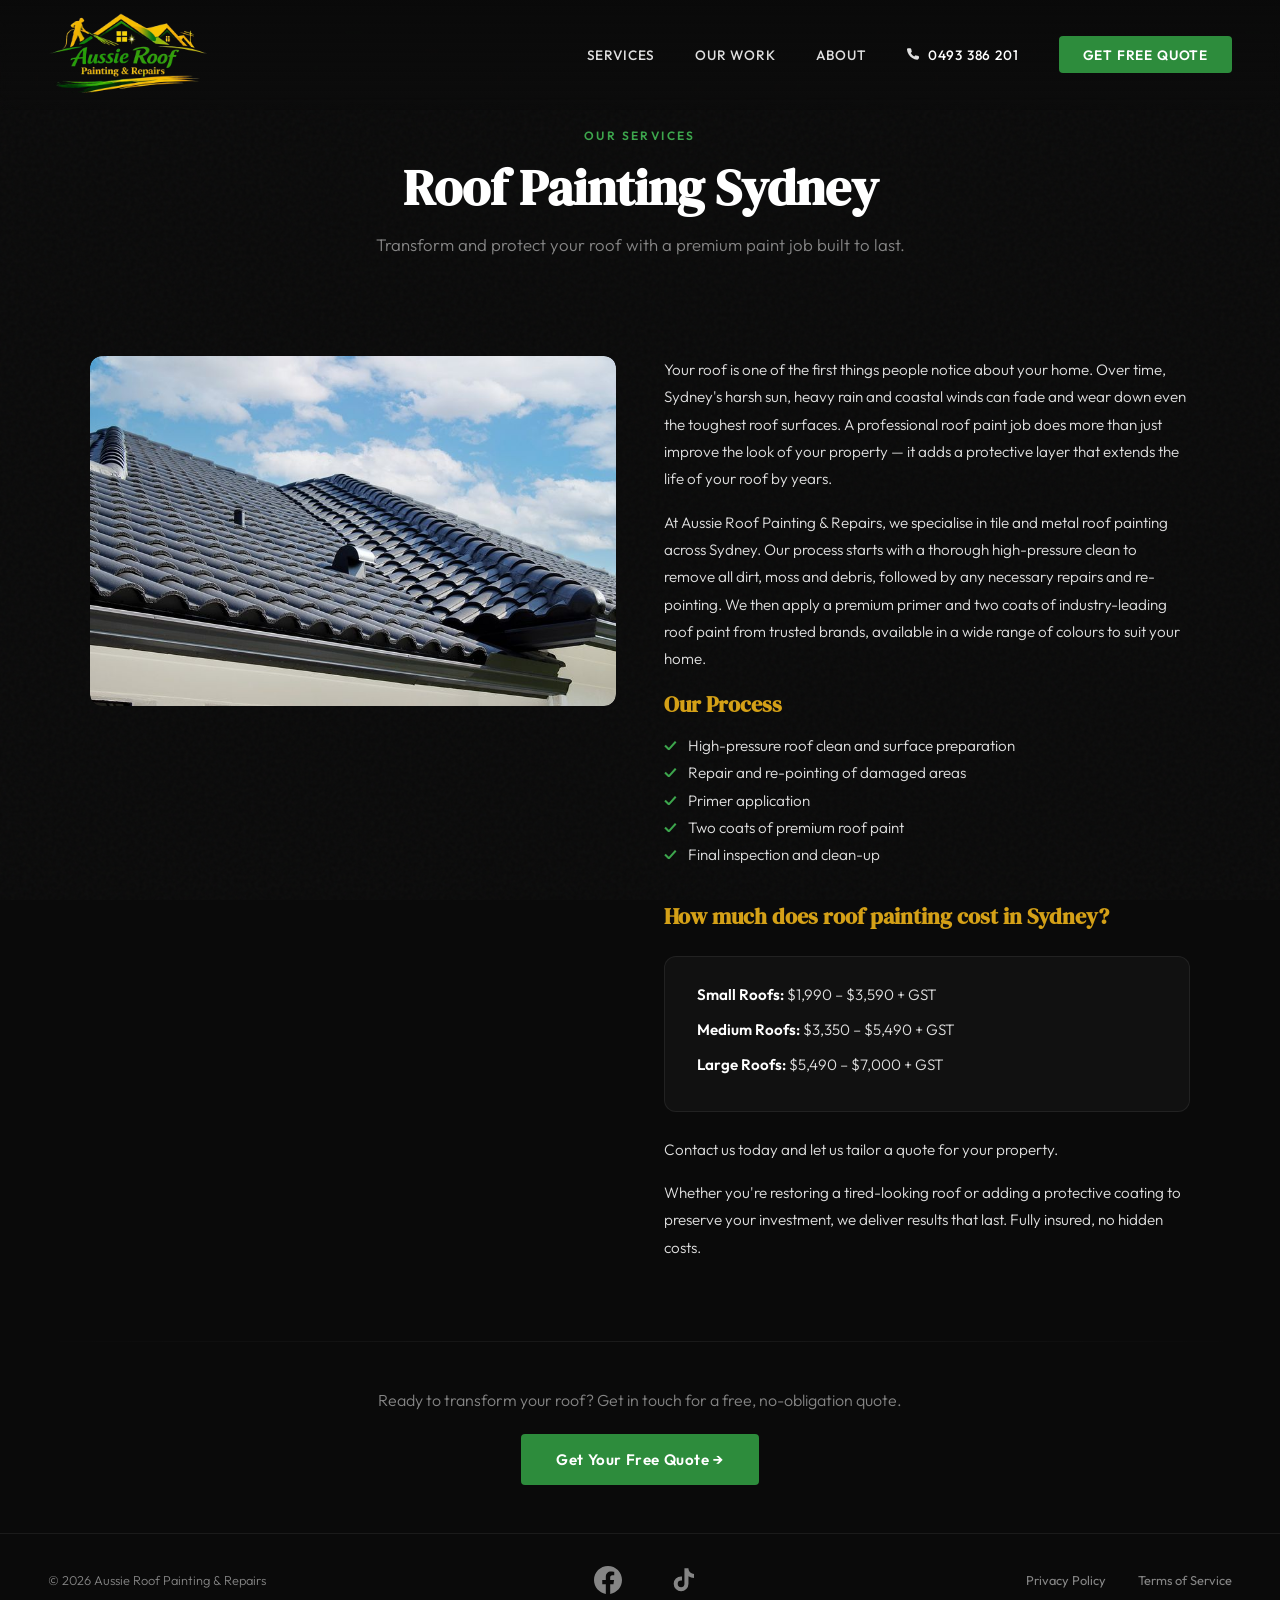
<file: roof-painting-sydney.html>
<!DOCTYPE html>
<html lang="en">
<head>
  <!-- Google tag (gtag.js) -->
  <script async src="https://www.googletagmanager.com/gtag/js?id=AW-18053770691"></script>
  <script>
    window.dataLayer = window.dataLayer || [];
    function gtag(){dataLayer.push(arguments);}
    gtag('js', new Date());
    gtag('config', 'AW-18053770691');
  </script>
  <meta charset="UTF-8">
  <meta name="viewport" content="width=device-width, initial-scale=1.0">
  <title>Roof Painting Sydney | Aussie Roof Painting & Repairs</title>
  <meta name="description" content="Professional roof painting services across Sydney. Tile and metal roof painting, restoration and protective coatings. Free quotes, no hidden costs. Call today.">
  <meta name="keywords" content="roof painting Sydney, roof painter Sydney, roof restoration Sydney, roof coating Sydney, tile roof painting, metal roof painting">
  <link rel="canonical" href="https://aussieroofpaintingandrepairs.com.au/roof-painting-sydney.html">
  <link rel="icon" type="image/png" href="/images/favicon.png">
  <link rel="preconnect" href="https://fonts.googleapis.com">
  <link rel="preconnect" href="https://fonts.gstatic.com" crossorigin>
  <link href="https://fonts.googleapis.com/css2?family=DM+Serif+Display&family=Outfit:wght@300;400;500;600;700&display=swap" rel="stylesheet">
  <link rel="stylesheet" href="/css/style.css">
</head>
<body>

<nav>
  <div class="logo-group">
    <a href="/"><img src="/images/logo.png" alt="Aussie Roof Painting & Repairs" class="logo-img" /></a>
  </div>
  <a href="tel:+61493386201" class="mobile-phone-btn"><svg width="14" height="14" viewBox="0 0 24 24" fill="currentColor"><path d="M21.384 17.752a2.108 2.108 0 0 1-2.177 2.236 19.662 19.662 0 0 1-8.565-3.047 19.371 19.371 0 0 1-5.96-5.96A19.662 19.662 0 0 1 1.635 2.42 2.108 2.108 0 0 1 3.87.244h3.09a2.108 2.108 0 0 1 2.109 1.81 13.53 13.53 0 0 0 .738 2.969 2.108 2.108 0 0 1-.474 2.224L8.09 8.49a16.876 16.876 0 0 0 5.96 5.96l1.243-1.243a2.108 2.108 0 0 1 2.224-.474 13.53 13.53 0 0 0 2.969.738 2.108 2.108 0 0 1 1.81 2.109v3.09z"/></svg><span>0493 386 201</span></a>
  <div class="nav-links">
    <a href="/#services">Services</a>
    <a href="/#gallery">Our Work</a>
    <a href="/#about">About</a>
    <a href="tel:+61493386201" class="nav-phone"><svg width="14" height="14" viewBox="0 0 24 24" fill="currentColor"><path d="M21.384 17.752a2.108 2.108 0 0 1-2.177 2.236 19.662 19.662 0 0 1-8.565-3.047 19.371 19.371 0 0 1-5.96-5.96A19.662 19.662 0 0 1 1.635 2.42 2.108 2.108 0 0 1 3.87.244h3.09a2.108 2.108 0 0 1 2.109 1.81 13.53 13.53 0 0 0 .738 2.969 2.108 2.108 0 0 1-.474 2.224L8.09 8.49a16.876 16.876 0 0 0 5.96 5.96l1.243-1.243a2.108 2.108 0 0 1 2.224-.474 13.53 13.53 0 0 0 2.969.738 2.108 2.108 0 0 1 1.81 2.109v3.09z"/></svg><span>0493 386 201</span></a>
    <a href="/#quote" class="nav-cta">Get Free Quote</a>
  </div>
</nav>

<section class="service-hero">
  <div class="service-hero-content">
    <span class="section-label">Our Services</span>
    <h1>Roof Painting Sydney</h1>
    <p>Transform and protect your roof with a premium paint job built to last.</p>
  </div>
</section>

<section class="service-body">
  <div class="service-layout">
    <div class="service-image">
      <img src="/images/services/paint.jpg" alt="Freshly painted roof tiles in Sydney" loading="lazy">
    </div>
    <div class="service-text">
      <p>Your roof is one of the first things people notice about your home. Over time, Sydney's harsh sun, heavy rain and coastal winds can fade and wear down even the toughest roof surfaces. A professional roof paint job does more than just improve the look of your property — it adds a protective layer that extends the life of your roof by years.</p>
      <p>At Aussie Roof Painting & Repairs, we specialise in tile and metal roof painting across Sydney. Our process starts with a thorough high-pressure clean to remove all dirt, moss and debris, followed by any necessary repairs and re-pointing. We then apply a premium primer and two coats of industry-leading roof paint from trusted brands, available in a wide range of colours to suit your home.</p>

      <h2>Our Process</h2>
      <ul>
        <li>High-pressure roof clean and surface preparation</li>
        <li>Repair and re-pointing of damaged areas</li>
        <li>Primer application</li>
        <li>Two coats of premium roof paint</li>
        <li>Final inspection and clean-up</li>
      </ul>

      <h2>How much does roof painting cost in Sydney?</h2>
      <div class="service-pricing">
        <p><strong>Small Roofs:</strong> $1,990 – $3,590 + GST</p>
        <p><strong>Medium Roofs:</strong> $3,350 – $5,490 + GST</p>
        <p><strong>Large Roofs:</strong> $5,490 – $7,000 + GST</p>
      </div>
      <p>Contact us today and let us tailor a quote for your property.</p>

      <p>Whether you're restoring a tired-looking roof or adding a protective coating to preserve your investment, we deliver results that last. Fully insured, no hidden costs.</p>
    </div>
  </div>
</section>

<div class="divider"></div>

<section class="service-cta">
  <p>Ready to transform your roof? Get in touch for a free, no-obligation quote.</p>
  <a href="/#quote" class="btn-primary">Get Your Free Quote →</a>
</section>

<footer>
  <div class="footer-content">
    <div class="footer-copy">&copy; 2026 Aussie Roof Painting &amp; Repairs</div>
    <div class="footer-social">
      <a href="https://www.facebook.com/people/Aussie-Roof-Painting-Repairs/61587856090064/" target="_blank" rel="noopener noreferrer" aria-label="Facebook">
        <svg width="28" height="28" viewBox="0 0 24 24" fill="currentColor"><path d="M24 12.073c0-6.627-5.373-12-12-12s-12 5.373-12 12c0 5.99 4.388 10.954 10.125 11.854v-8.385H7.078v-3.47h3.047V9.43c0-3.007 1.792-4.669 4.533-4.669 1.312 0 2.686.235 2.686.235v2.953H15.83c-1.491 0-1.956.925-1.956 1.874v2.25h3.328l-.532 3.47h-2.796v8.385C19.612 23.027 24 18.062 24 12.073z"/></svg>
      </a>
      <a href="https://www.tiktok.com/@aussieroofpainting?_r=1&_t=ZN-95CnViyDGNi" target="_blank" rel="noopener noreferrer" aria-label="TikTok">
        <svg width="28" height="28" viewBox="0 0 24 24" fill="currentColor"><path d="M19.59 6.69a4.83 4.83 0 0 1-3.77-4.25V2h-3.45v13.67a2.89 2.89 0 0 1-2.88 2.5 2.89 2.89 0 0 1-2.89-2.89 2.89 2.89 0 0 1 2.89-2.89c.28 0 .54.04.79.1v-3.5a6.37 6.37 0 0 0-.79-.05A6.34 6.34 0 0 0 3.15 15.2a6.34 6.34 0 0 0 6.34 6.34 6.34 6.34 0 0 0 6.34-6.34V8.73a8.19 8.19 0 0 0 4.76 1.52v-3.4a4.85 4.85 0 0 1-1-.16z"/></svg>
      </a>
    </div>
    <div class="footer-links">
      <a href="/privacy.html">Privacy Policy</a>
      <a href="/terms.html">Terms of Service</a>
    </div>
  </div>
</footer>

</body>
</html>
</file>
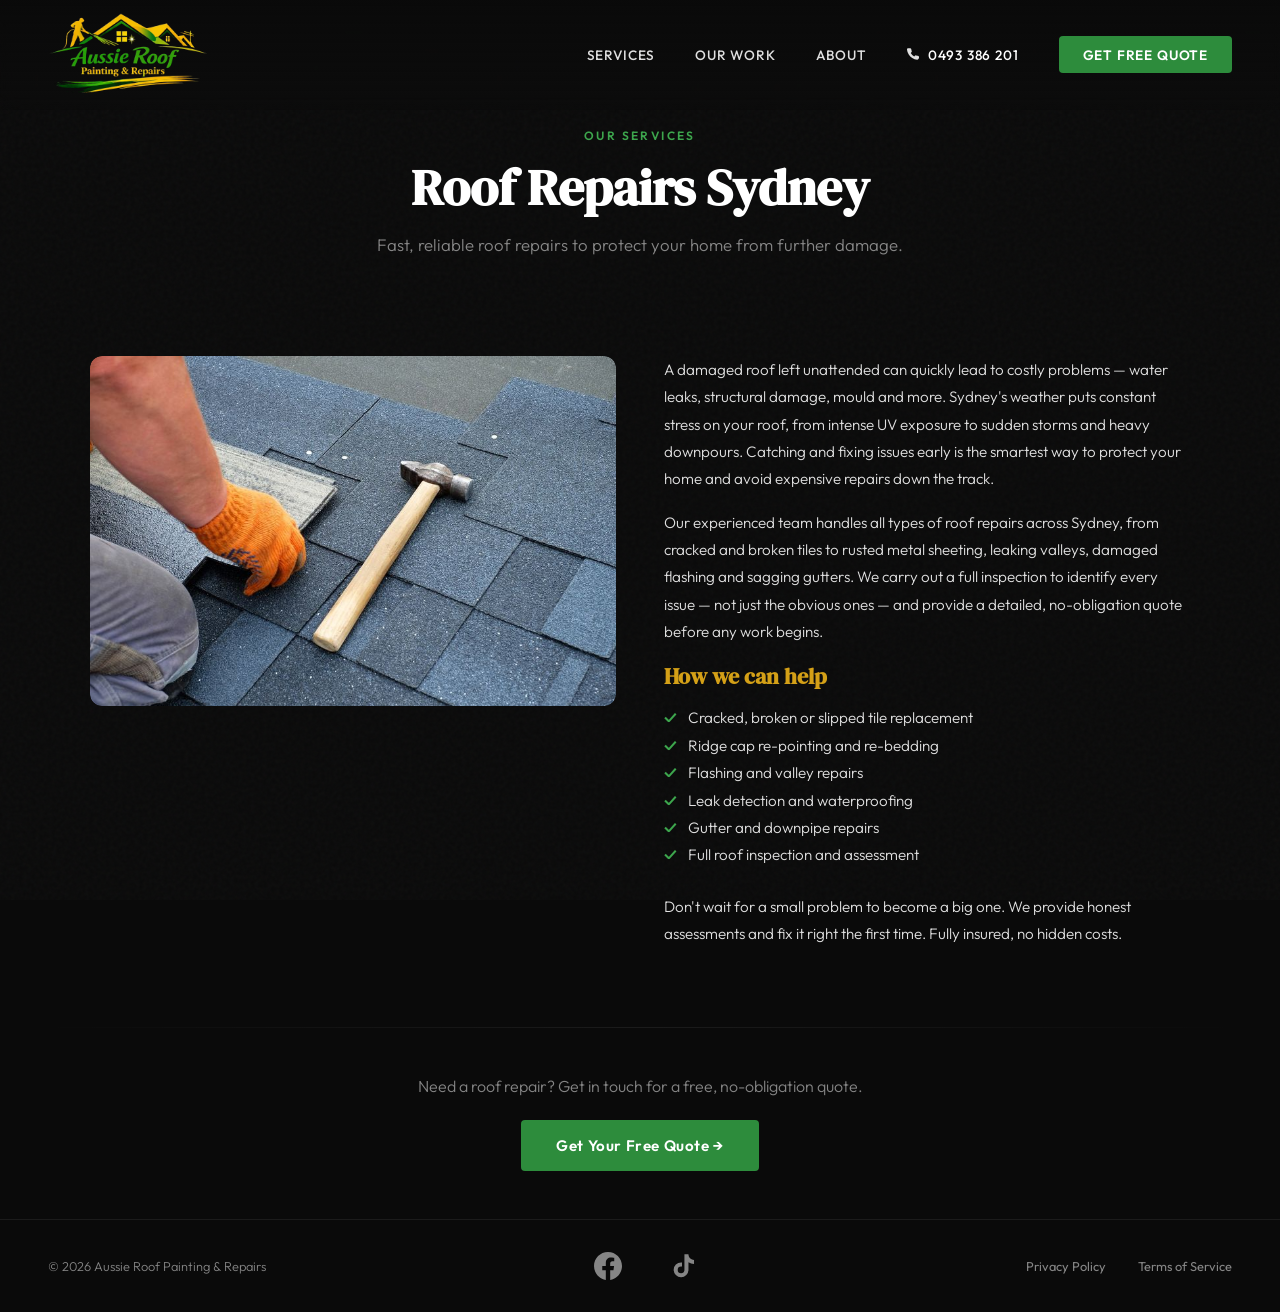
<file: roof-repairs-sydney.html>
<!DOCTYPE html>
<html lang="en">
<head>
  <!-- Google tag (gtag.js) -->
  <script async src="https://www.googletagmanager.com/gtag/js?id=AW-18053770691"></script>
  <script>
    window.dataLayer = window.dataLayer || [];
    function gtag(){dataLayer.push(arguments);}
    gtag('js', new Date());
    gtag('config', 'AW-18053770691');
  </script>
  <meta charset="UTF-8">
  <meta name="viewport" content="width=device-width, initial-scale=1.0">
  <title>Roof Repairs Sydney | Aussie Roof Painting & Repairs</title>
  <meta name="description" content="Expert roof repairs across Sydney. Cracked tiles, leaks, flashing, gutters and more. Full inspections, honest assessments, no hidden costs. Free quotes.">
  <meta name="keywords" content="roof repairs Sydney, roof repair near me, fix roof leak Sydney, broken roof tiles, gutter repair Sydney, roof inspection Sydney">
  <link rel="canonical" href="https://aussieroofpaintingandrepairs.com.au/roof-repairs-sydney.html">
  <link rel="icon" type="image/png" href="/images/favicon.png">
  <link rel="preconnect" href="https://fonts.googleapis.com">
  <link rel="preconnect" href="https://fonts.gstatic.com" crossorigin>
  <link href="https://fonts.googleapis.com/css2?family=DM+Serif+Display&family=Outfit:wght@300;400;500;600;700&display=swap" rel="stylesheet">
  <link rel="stylesheet" href="/css/style.css">
</head>
<body>

<nav>
  <div class="logo-group">
    <a href="/"><img src="/images/logo.png" alt="Aussie Roof Painting & Repairs" class="logo-img" /></a>
  </div>
  <a href="tel:+61493386201" class="mobile-phone-btn"><svg width="14" height="14" viewBox="0 0 24 24" fill="currentColor"><path d="M21.384 17.752a2.108 2.108 0 0 1-2.177 2.236 19.662 19.662 0 0 1-8.565-3.047 19.371 19.371 0 0 1-5.96-5.96A19.662 19.662 0 0 1 1.635 2.42 2.108 2.108 0 0 1 3.87.244h3.09a2.108 2.108 0 0 1 2.109 1.81 13.53 13.53 0 0 0 .738 2.969 2.108 2.108 0 0 1-.474 2.224L8.09 8.49a16.876 16.876 0 0 0 5.96 5.96l1.243-1.243a2.108 2.108 0 0 1 2.224-.474 13.53 13.53 0 0 0 2.969.738 2.108 2.108 0 0 1 1.81 2.109v3.09z"/></svg><span>0493 386 201</span></a>
  <div class="nav-links">
    <a href="/#services">Services</a>
    <a href="/#gallery">Our Work</a>
    <a href="/#about">About</a>
    <a href="tel:+61493386201" class="nav-phone"><svg width="14" height="14" viewBox="0 0 24 24" fill="currentColor"><path d="M21.384 17.752a2.108 2.108 0 0 1-2.177 2.236 19.662 19.662 0 0 1-8.565-3.047 19.371 19.371 0 0 1-5.96-5.96A19.662 19.662 0 0 1 1.635 2.42 2.108 2.108 0 0 1 3.87.244h3.09a2.108 2.108 0 0 1 2.109 1.81 13.53 13.53 0 0 0 .738 2.969 2.108 2.108 0 0 1-.474 2.224L8.09 8.49a16.876 16.876 0 0 0 5.96 5.96l1.243-1.243a2.108 2.108 0 0 1 2.224-.474 13.53 13.53 0 0 0 2.969.738 2.108 2.108 0 0 1 1.81 2.109v3.09z"/></svg><span>0493 386 201</span></a>
    <a href="/#quote" class="nav-cta">Get Free Quote</a>
  </div>
</nav>

<section class="service-hero">
  <div class="service-hero-content">
    <span class="section-label">Our Services</span>
    <h1>Roof Repairs Sydney</h1>
    <p>Fast, reliable roof repairs to protect your home from further damage.</p>
  </div>
</section>

<section class="service-body">
  <div class="service-layout">
    <div class="service-image">
      <img src="/images/services/repair.jpg" alt="Roof repair work being carried out in Sydney" loading="lazy">
    </div>
    <div class="service-text">
      <p>A damaged roof left unattended can quickly lead to costly problems — water leaks, structural damage, mould and more. Sydney's weather puts constant stress on your roof, from intense UV exposure to sudden storms and heavy downpours. Catching and fixing issues early is the smartest way to protect your home and avoid expensive repairs down the track.</p>
      <p>Our experienced team handles all types of roof repairs across Sydney, from cracked and broken tiles to rusted metal sheeting, leaking valleys, damaged flashing and sagging gutters. We carry out a full inspection to identify every issue — not just the obvious ones — and provide a detailed, no-obligation quote before any work begins.</p>

      <h2>How we can help</h2>
      <ul>
        <li>Cracked, broken or slipped tile replacement</li>
        <li>Ridge cap re-pointing and re-bedding</li>
        <li>Flashing and valley repairs</li>
        <li>Leak detection and waterproofing</li>
        <li>Gutter and downpipe repairs</li>
        <li>Full roof inspection and assessment</li>
      </ul>

      <p>Don't wait for a small problem to become a big one. We provide honest assessments and fix it right the first time. Fully insured, no hidden costs.</p>
    </div>
  </div>
</section>

<div class="divider"></div>

<section class="service-cta">
  <p>Need a roof repair? Get in touch for a free, no-obligation quote.</p>
  <a href="/#quote" class="btn-primary">Get Your Free Quote →</a>
</section>

<footer>
  <div class="footer-content">
    <div class="footer-copy">&copy; 2026 Aussie Roof Painting &amp; Repairs</div>
    <div class="footer-social">
      <a href="https://www.facebook.com/people/Aussie-Roof-Painting-Repairs/61587856090064/" target="_blank" rel="noopener noreferrer" aria-label="Facebook">
        <svg width="28" height="28" viewBox="0 0 24 24" fill="currentColor"><path d="M24 12.073c0-6.627-5.373-12-12-12s-12 5.373-12 12c0 5.99 4.388 10.954 10.125 11.854v-8.385H7.078v-3.47h3.047V9.43c0-3.007 1.792-4.669 4.533-4.669 1.312 0 2.686.235 2.686.235v2.953H15.83c-1.491 0-1.956.925-1.956 1.874v2.25h3.328l-.532 3.47h-2.796v8.385C19.612 23.027 24 18.062 24 12.073z"/></svg>
      </a>
      <a href="https://www.tiktok.com/@aussieroofpainting?_r=1&_t=ZN-95CnViyDGNi" target="_blank" rel="noopener noreferrer" aria-label="TikTok">
        <svg width="28" height="28" viewBox="0 0 24 24" fill="currentColor"><path d="M19.59 6.69a4.83 4.83 0 0 1-3.77-4.25V2h-3.45v13.67a2.89 2.89 0 0 1-2.88 2.5 2.89 2.89 0 0 1-2.89-2.89 2.89 2.89 0 0 1 2.89-2.89c.28 0 .54.04.79.1v-3.5a6.37 6.37 0 0 0-.79-.05A6.34 6.34 0 0 0 3.15 15.2a6.34 6.34 0 0 0 6.34 6.34 6.34 6.34 0 0 0 6.34-6.34V8.73a8.19 8.19 0 0 0 4.76 1.52v-3.4a4.85 4.85 0 0 1-1-.16z"/></svg>
      </a>
    </div>
    <div class="footer-links">
      <a href="/privacy.html">Privacy Policy</a>
      <a href="/terms.html">Terms of Service</a>
    </div>
  </div>
</footer>

</body>
</html>
</file>
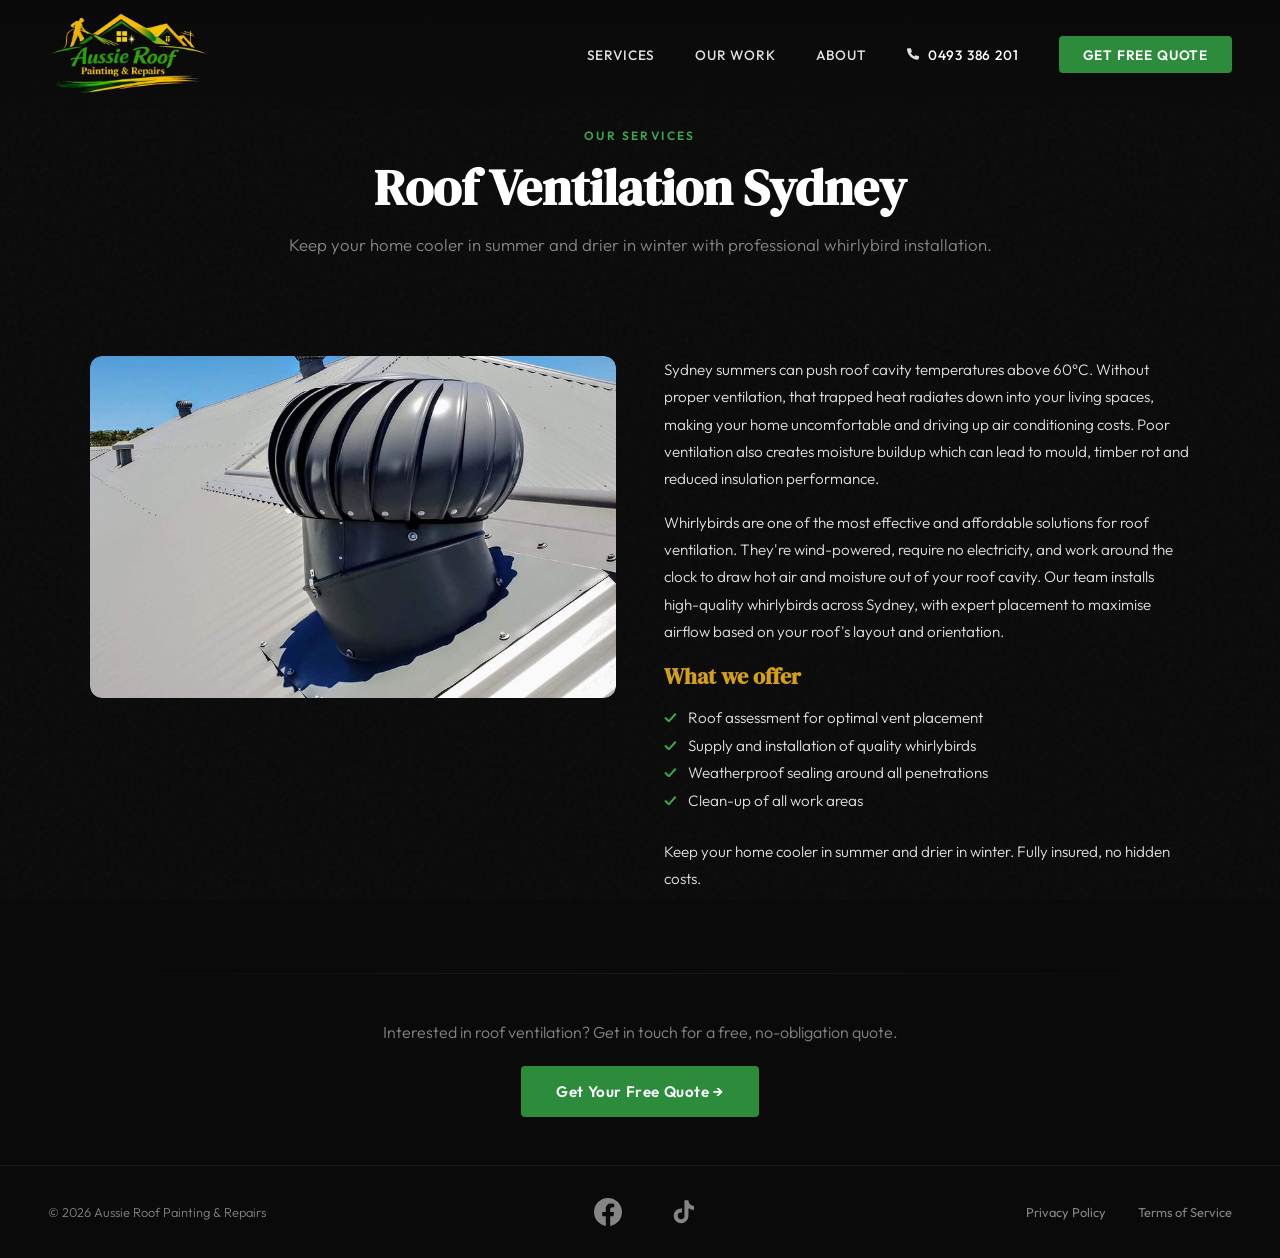
<file: roof-ventilation-sydney.html>
<!DOCTYPE html>
<html lang="en">
<head>
  <!-- Google tag (gtag.js) -->
  <script async src="https://www.googletagmanager.com/gtag/js?id=AW-18053770691"></script>
  <script>
    window.dataLayer = window.dataLayer || [];
    function gtag(){dataLayer.push(arguments);}
    gtag('js', new Date());
    gtag('config', 'AW-18053770691');
  </script>
  <meta charset="UTF-8">
  <meta name="viewport" content="width=device-width, initial-scale=1.0">
  <title>Roof Ventilation Sydney | Whirlybird Installation | Aussie Roof Painting & Repairs</title>
  <meta name="description" content="Professional whirlybird and roof ventilation installation across Sydney. Reduce heat, prevent moisture damage, lower energy bills. Free quotes, no hidden costs.">
  <meta name="keywords" content="roof ventilation Sydney, whirlybird installation Sydney, whirlybird Sydney, roof vent Sydney, roof ventilation near me, reduce roof heat">
  <link rel="canonical" href="https://aussieroofpaintingandrepairs.com.au/roof-ventilation-sydney.html">
  <link rel="icon" type="image/png" href="/images/favicon.png">
  <link rel="preconnect" href="https://fonts.googleapis.com">
  <link rel="preconnect" href="https://fonts.gstatic.com" crossorigin>
  <link href="https://fonts.googleapis.com/css2?family=DM+Serif+Display&family=Outfit:wght@300;400;500;600;700&display=swap" rel="stylesheet">
  <link rel="stylesheet" href="/css/style.css">
</head>
<body>

<nav>
  <div class="logo-group">
    <a href="/"><img src="/images/logo.png" alt="Aussie Roof Painting & Repairs" class="logo-img" /></a>
  </div>
  <a href="tel:+61493386201" class="mobile-phone-btn"><svg width="14" height="14" viewBox="0 0 24 24" fill="currentColor"><path d="M21.384 17.752a2.108 2.108 0 0 1-2.177 2.236 19.662 19.662 0 0 1-8.565-3.047 19.371 19.371 0 0 1-5.96-5.96A19.662 19.662 0 0 1 1.635 2.42 2.108 2.108 0 0 1 3.87.244h3.09a2.108 2.108 0 0 1 2.109 1.81 13.53 13.53 0 0 0 .738 2.969 2.108 2.108 0 0 1-.474 2.224L8.09 8.49a16.876 16.876 0 0 0 5.96 5.96l1.243-1.243a2.108 2.108 0 0 1 2.224-.474 13.53 13.53 0 0 0 2.969.738 2.108 2.108 0 0 1 1.81 2.109v3.09z"/></svg><span>0493 386 201</span></a>
  <div class="nav-links">
    <a href="/#services">Services</a>
    <a href="/#gallery">Our Work</a>
    <a href="/#about">About</a>
    <a href="tel:+61493386201" class="nav-phone"><svg width="14" height="14" viewBox="0 0 24 24" fill="currentColor"><path d="M21.384 17.752a2.108 2.108 0 0 1-2.177 2.236 19.662 19.662 0 0 1-8.565-3.047 19.371 19.371 0 0 1-5.96-5.96A19.662 19.662 0 0 1 1.635 2.42 2.108 2.108 0 0 1 3.87.244h3.09a2.108 2.108 0 0 1 2.109 1.81 13.53 13.53 0 0 0 .738 2.969 2.108 2.108 0 0 1-.474 2.224L8.09 8.49a16.876 16.876 0 0 0 5.96 5.96l1.243-1.243a2.108 2.108 0 0 1 2.224-.474 13.53 13.53 0 0 0 2.969.738 2.108 2.108 0 0 1 1.81 2.109v3.09z"/></svg><span>0493 386 201</span></a>
    <a href="/#quote" class="nav-cta">Get Free Quote</a>
  </div>
</nav>

<section class="service-hero">
  <div class="service-hero-content">
    <span class="section-label">Our Services</span>
    <h1>Roof Ventilation Sydney</h1>
    <p>Keep your home cooler in summer and drier in winter with professional whirlybird installation.</p>
  </div>
</section>

<section class="service-body">
  <div class="service-layout">
    <div class="service-image">
      <img src="/images/services/ventilation.jpg" alt="Whirlybird roof ventilation installed on Sydney home" loading="lazy">
    </div>
    <div class="service-text">
      <p>Sydney summers can push roof cavity temperatures above 60°C. Without proper ventilation, that trapped heat radiates down into your living spaces, making your home uncomfortable and driving up air conditioning costs. Poor ventilation also creates moisture buildup which can lead to mould, timber rot and reduced insulation performance.</p>
      <p>Whirlybirds are one of the most effective and affordable solutions for roof ventilation. They're wind-powered, require no electricity, and work around the clock to draw hot air and moisture out of your roof cavity. Our team installs high-quality whirlybirds across Sydney, with expert placement to maximise airflow based on your roof's layout and orientation.</p>

      <h2>What we offer</h2>
      <ul>
        <li>Roof assessment for optimal vent placement</li>
        <li>Supply and installation of quality whirlybirds</li>
        <li>Weatherproof sealing around all penetrations</li>
        <li>Clean-up of all work areas</li>
      </ul>

      <p>Keep your home cooler in summer and drier in winter. Fully insured, no hidden costs.</p>
    </div>
  </div>
</section>

<div class="divider"></div>

<section class="service-cta">
  <p>Interested in roof ventilation? Get in touch for a free, no-obligation quote.</p>
  <a href="/#quote" class="btn-primary">Get Your Free Quote →</a>
</section>

<footer>
  <div class="footer-content">
    <div class="footer-copy">&copy; 2026 Aussie Roof Painting &amp; Repairs</div>
    <div class="footer-social">
      <a href="https://www.facebook.com/people/Aussie-Roof-Painting-Repairs/61587856090064/" target="_blank" rel="noopener noreferrer" aria-label="Facebook">
        <svg width="28" height="28" viewBox="0 0 24 24" fill="currentColor"><path d="M24 12.073c0-6.627-5.373-12-12-12s-12 5.373-12 12c0 5.99 4.388 10.954 10.125 11.854v-8.385H7.078v-3.47h3.047V9.43c0-3.007 1.792-4.669 4.533-4.669 1.312 0 2.686.235 2.686.235v2.953H15.83c-1.491 0-1.956.925-1.956 1.874v2.25h3.328l-.532 3.47h-2.796v8.385C19.612 23.027 24 18.062 24 12.073z"/></svg>
      </a>
      <a href="https://www.tiktok.com/@aussieroofpainting?_r=1&_t=ZN-95CnViyDGNi" target="_blank" rel="noopener noreferrer" aria-label="TikTok">
        <svg width="28" height="28" viewBox="0 0 24 24" fill="currentColor"><path d="M19.59 6.69a4.83 4.83 0 0 1-3.77-4.25V2h-3.45v13.67a2.89 2.89 0 0 1-2.88 2.5 2.89 2.89 0 0 1-2.89-2.89 2.89 2.89 0 0 1 2.89-2.89c.28 0 .54.04.79.1v-3.5a6.37 6.37 0 0 0-.79-.05A6.34 6.34 0 0 0 3.15 15.2a6.34 6.34 0 0 0 6.34 6.34 6.34 6.34 0 0 0 6.34-6.34V8.73a8.19 8.19 0 0 0 4.76 1.52v-3.4a4.85 4.85 0 0 1-1-.16z"/></svg>
      </a>
    </div>
    <div class="footer-links">
      <a href="/privacy.html">Privacy Policy</a>
      <a href="/terms.html">Terms of Service</a>
    </div>
  </div>
</footer>

</body>
</html>
</file>
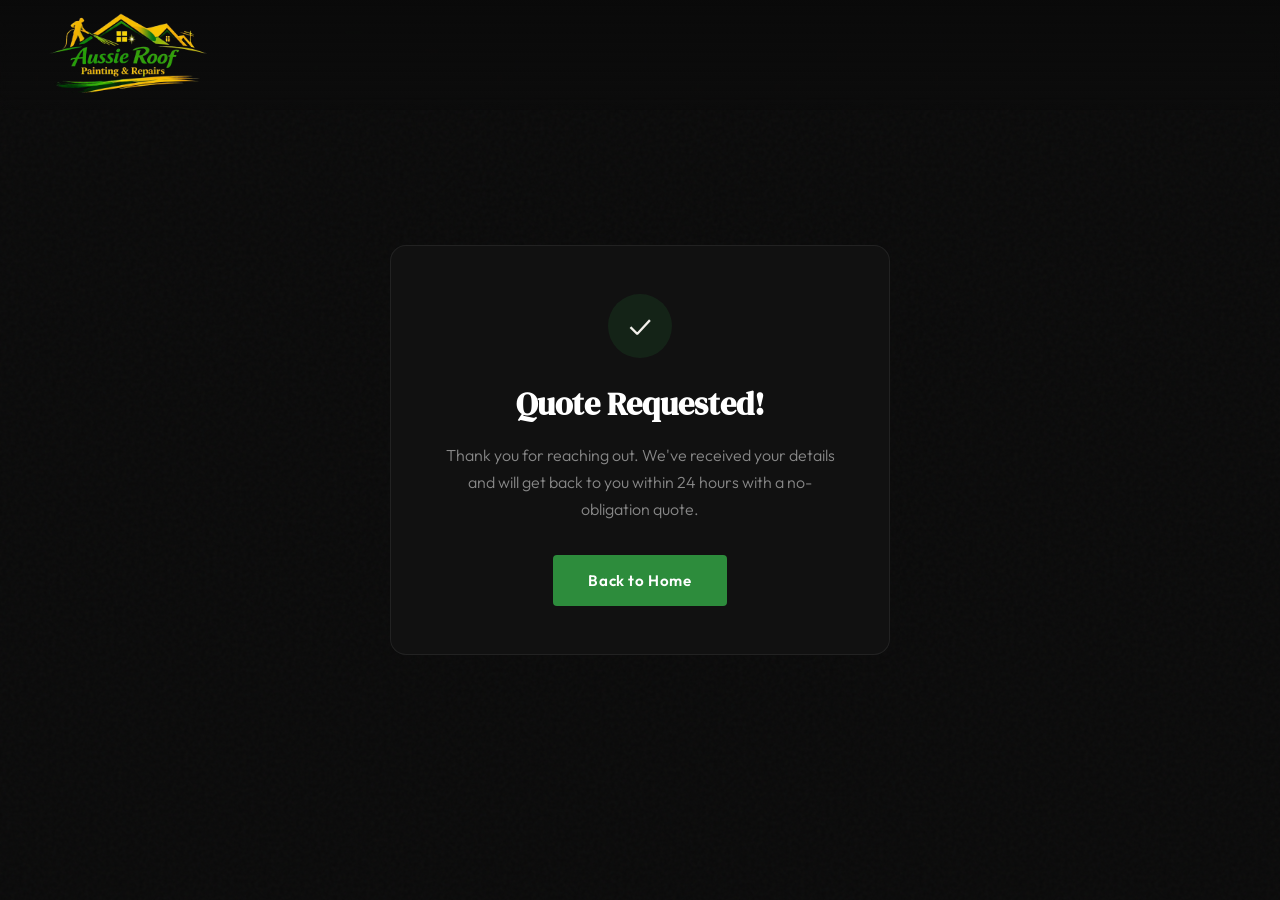
<file: success.html>
<!DOCTYPE html>
<html lang="en">
<head>
  <!-- Google tag (gtag.js) -->
  <script async src="https://www.googletagmanager.com/gtag/js?id=AW-18053770691"></script>
  <script>
    window.dataLayer = window.dataLayer || [];
    function gtag(){dataLayer.push(arguments);}
    gtag('js', new Date());
    gtag('config', 'AW-18053770691');
  </script>
  <meta charset="UTF-8">
  <meta name="viewport" content="width=device-width, initial-scale=1.0">
  <title>Quote Requested | Aussie Roof Painting & Repairs</title>
  <link rel="preconnect" href="https://fonts.googleapis.com">
  <link rel="preconnect" href="https://fonts.gstatic.com" crossorigin>
  <link href="https://fonts.googleapis.com/css2?family=DM+Serif+Display&family=Outfit:wght@300;400;500;600;700&display=swap" rel="stylesheet">
  <link rel="stylesheet" href="/css/style.css">
  <style>
    .success-page {
      min-height: 100vh;
      display: flex;
      align-items: center;
      justify-content: center;
      text-align: center;
      padding: 2rem;
      position: relative;
      z-index: 1;
    }
    .success-card {
      background: var(--bg-card);
      border: 1px solid var(--border);
      border-radius: 16px;
      padding: 3rem;
      max-width: 500px;
    }
    .success-icon {
      width: 64px;
      height: 64px;
      background: rgba(45,140,60,0.15);
      border-radius: 50%;
      display: flex;
      align-items: center;
      justify-content: center;
      font-size: 1.8rem;
      margin: 0 auto 1.5rem;
    }
    .success-card h1 {
      font-family: 'DM Serif Display', serif;
      font-size: 2rem;
      color: var(--white);
      margin-bottom: 1rem;
    }
    .success-card p {
      color: var(--text-muted);
      font-weight: 300;
      line-height: 1.7;
      margin-bottom: 2rem;
    }
  </style>
  <!-- Event snippet for Submit lead form conversion page -->
  <script>
    gtag('event', 'conversion', {'send_to': 'AW-18053770691/M6WtCJ2vvJYcEMPb2qBD'});
  </script>
</head>
<body>

<nav>
  <div class="logo-group">
    <a href="/"><img src="/images/logo.png" alt="Aussie Roof Painting & Repairs" class="logo-img" /></a>
  </div>
</nav>

<div class="success-page">
  <div class="success-card">
    <div class="success-icon">✓</div>
    <h1>Quote Requested!</h1>
    <p>Thank you for reaching out. We've received your details and will get back to you within 24 hours with a no-obligation quote.</p>
    <a href="/" class="btn-primary">Back to Home</a>
  </div>
</div>

</body>
</html>
</file>
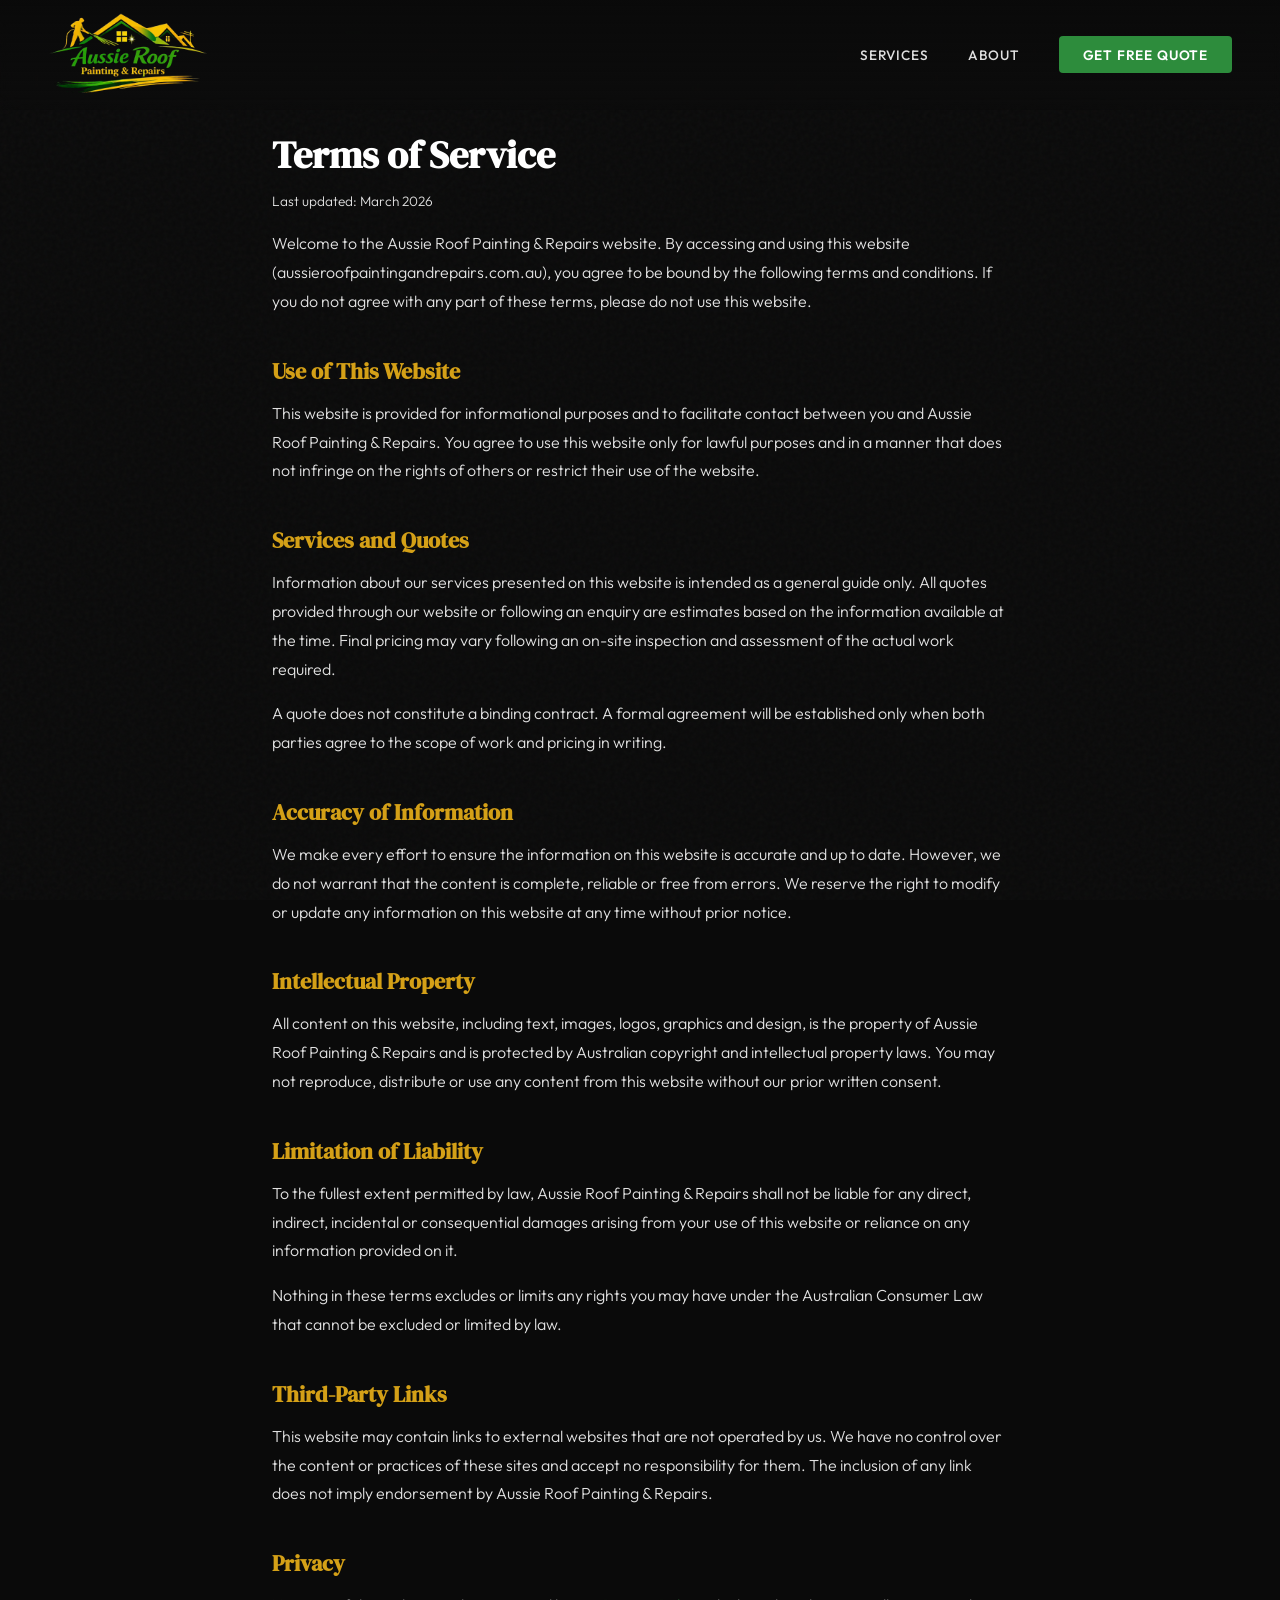
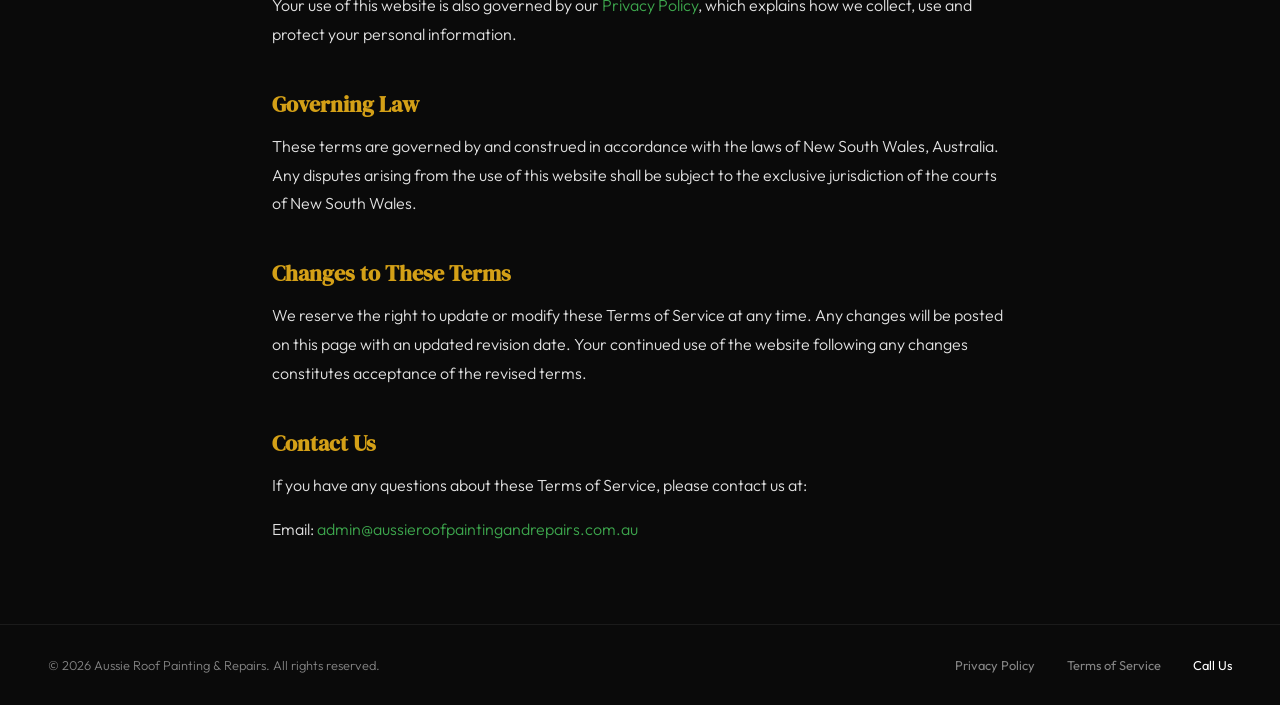
<file: terms.html>
<!DOCTYPE html>
<html lang="en">
<head>
  <!-- Google tag (gtag.js) -->
  <script async src="https://www.googletagmanager.com/gtag/js?id=AW-18053770691"></script>
  <script>
    window.dataLayer = window.dataLayer || [];
    function gtag(){dataLayer.push(arguments);}
    gtag('js', new Date());
    gtag('config', 'AW-18053770691');
  </script>
  <meta charset="UTF-8">
  <meta name="viewport" content="width=device-width, initial-scale=1.0">
  <title>Terms of Service | Aussie Roof Painting & Repairs</title>
  <meta name="description" content="Terms of Service for Aussie Roof Painting & Repairs website.">
  <link rel="icon" type="image/png" href="/images/favicon.png">
  <link rel="preconnect" href="https://fonts.googleapis.com">
  <link rel="preconnect" href="https://fonts.gstatic.com" crossorigin>
  <link href="https://fonts.googleapis.com/css2?family=DM+Serif+Display&family=Outfit:wght@300;400;500;600;700&display=swap" rel="stylesheet">
  <link rel="stylesheet" href="/css/style.css">
  <style>
    .legal-page {
      max-width: 800px;
      margin: 0 auto;
      padding: 8rem 2rem 4rem;
      position: relative;
      z-index: 1;
    }
    .legal-page h1 {
      font-family: 'DM Serif Display', serif;
      font-size: 2.4rem;
      color: var(--white);
      margin-bottom: 0.5rem;
    }
    .legal-date {
      font-size: 0.85rem;
      color: var(--text-muted);
      margin-bottom: 3rem;
    }
    .legal-page h2 {
      font-family: 'DM Serif Display', serif;
      font-size: 1.4rem;
      color: var(--gold);
      margin-top: 2.5rem;
      margin-bottom: 0.75rem;
    }
    .legal-page p {
      color: var(--text-light);
      font-weight: 300;
      line-height: 1.8;
      margin-bottom: 1rem;
    }
    .legal-page ul {
      color: var(--text-light);
      font-weight: 300;
      line-height: 1.8;
      margin-bottom: 1rem;
      padding-left: 1.5rem;
    }
    .legal-page li {
      margin-bottom: 0.4rem;
    }
    .legal-page a {
      color: var(--green-light);
      text-decoration: none;
    }
    .legal-page a:hover {
      text-decoration: underline;
    }
  </style>
</head>
<body>

<nav>
  <div class="logo-group">
    <a href="/"><img src="/images/logo.png" alt="Aussie Roof Painting & Repairs" class="logo-img" /></a>
  </div>
  <div class="nav-links">
    <a href="/#services">Services</a>
    <a href="/#why-us">About</a>
    <a href="/#quote" class="nav-cta">Get Free Quote</a>
  </div>
</nav>

<div class="legal-page">
  <h1>Terms of Service</h1>
  <p class="legal-date">Last updated: March 2026</p>

  <p>Welcome to the Aussie Roof Painting & Repairs website. By accessing and using this website (aussieroofpaintingandrepairs.com.au), you agree to be bound by the following terms and conditions. If you do not agree with any part of these terms, please do not use this website.</p>

  <h2>Use of This Website</h2>
  <p>This website is provided for informational purposes and to facilitate contact between you and Aussie Roof Painting & Repairs. You agree to use this website only for lawful purposes and in a manner that does not infringe on the rights of others or restrict their use of the website.</p>

  <h2>Services and Quotes</h2>
  <p>Information about our services presented on this website is intended as a general guide only. All quotes provided through our website or following an enquiry are estimates based on the information available at the time. Final pricing may vary following an on-site inspection and assessment of the actual work required.</p>
  <p>A quote does not constitute a binding contract. A formal agreement will be established only when both parties agree to the scope of work and pricing in writing.</p>

  <h2>Accuracy of Information</h2>
  <p>We make every effort to ensure the information on this website is accurate and up to date. However, we do not warrant that the content is complete, reliable or free from errors. We reserve the right to modify or update any information on this website at any time without prior notice.</p>

  <h2>Intellectual Property</h2>
  <p>All content on this website, including text, images, logos, graphics and design, is the property of Aussie Roof Painting & Repairs and is protected by Australian copyright and intellectual property laws. You may not reproduce, distribute or use any content from this website without our prior written consent.</p>

  <h2>Limitation of Liability</h2>
  <p>To the fullest extent permitted by law, Aussie Roof Painting & Repairs shall not be liable for any direct, indirect, incidental or consequential damages arising from your use of this website or reliance on any information provided on it.</p>
  <p>Nothing in these terms excludes or limits any rights you may have under the Australian Consumer Law that cannot be excluded or limited by law.</p>

  <h2>Third-Party Links</h2>
  <p>This website may contain links to external websites that are not operated by us. We have no control over the content or practices of these sites and accept no responsibility for them. The inclusion of any link does not imply endorsement by Aussie Roof Painting & Repairs.</p>

  <h2>Privacy</h2>
  <p>Your use of this website is also governed by our <a href="/privacy.html">Privacy Policy</a>, which explains how we collect, use and protect your personal information.</p>

  <h2>Governing Law</h2>
  <p>These terms are governed by and construed in accordance with the laws of New South Wales, Australia. Any disputes arising from the use of this website shall be subject to the exclusive jurisdiction of the courts of New South Wales.</p>

  <h2>Changes to These Terms</h2>
  <p>We reserve the right to update or modify these Terms of Service at any time. Any changes will be posted on this page with an updated revision date. Your continued use of the website following any changes constitutes acceptance of the revised terms.</p>

  <h2>Contact Us</h2>
  <p>If you have any questions about these Terms of Service, please contact us at:</p>
  <p>Email: <a href="mailto:admin@aussieroofpaintingandrepairs.com.au">admin@aussieroofpaintingandrepairs.com.au</a></p>
</div>

<footer>
  <div class="footer-content">
    <div class="footer-copy">&copy; 2026 Aussie Roof Painting &amp; Repairs. All rights reserved.</div>
    <div class="footer-links">
      <a href="/privacy.html">Privacy Policy</a>
      <a href="/terms.html">Terms of Service</a>
      <a href="tel:+61493386201">Call Us</a>
    </div>
  </div>
</footer>

</body>
</html>
</file>
<file: css/style.css>
:root {
  --bg-dark: #0A0A0A;
  --bg-card: #111111;
  --bg-card-hover: #181818;
  --green: #2D8C3C;
  --green-light: #3DA64D;
  --green-dark: #1A5C26;
  --gold: #D4A017;
  --gold-light: #E8B82E;
  --cream: #F2F0EB;
  --white: #FFFFFF;
  --text-light: rgba(255,255,255,0.88);
  --text-muted: rgba(255,255,255,0.5);
  --border: rgba(255,255,255,0.07);
}

* { margin: 0; padding: 0; box-sizing: border-box; }
html { scroll-behavior: smooth; }

/* Force white on phone links - override Safari/iOS blue */
a[href^="tel"],
.mobile-phone-btn,
.mobile-phone-btn span {
  color: var(--white) !important;
  -webkit-text-fill-color: var(--white) !important;
  text-decoration: none !important;
}

.mobile-phone-btn svg {
  fill: var(--white) !important;
}

.footer-social a,
.footer-social a svg {
  color: var(--text-muted) !important;
  -webkit-text-fill-color: var(--text-muted) !important;
  fill: var(--text-muted) !important;
}

.footer-social a:hover,
.footer-social a:hover svg {
  color: var(--white) !important;
  -webkit-text-fill-color: var(--white) !important;
  fill: var(--white) !important;
}

body {
  font-family: 'Outfit', sans-serif;
  background-color: var(--bg-dark);
  color: var(--cream);
  overflow-x: hidden;
}

body::before {
  content: '';
  position: fixed;
  inset: 0;
  background-image: url("data:image/svg+xml,%3Csvg viewBox='0 0 256 256' xmlns='http://www.w3.org/2000/svg'%3E%3Cfilter id='n'%3E%3CfeTurbulence type='fractalNoise' baseFrequency='0.85' numOctaves='4' stitchTiles='stitch'/%3E%3C/filter%3E%3Crect width='100%25' height='100%25' filter='url(%23n)' opacity='0.03'/%3E%3C/svg%3E");
  pointer-events: none;
  z-index: 0;
}

/* ── NAV ── */
nav {
  position: fixed;
  top: 0; left: 0; right: 0;
  z-index: 100;
  padding: 0.8rem 3rem;
  display: flex;
  align-items: center;
  justify-content: space-between;
  background: linear-gradient(180deg, rgba(10,10,10,0.97) 0%, rgba(10,10,10,0) 100%);
  backdrop-filter: blur(8px);
}

.logo-group {
  display: flex;
  align-items: center;
}

.logo-img {
  height: 80px;
  width: auto;
  object-fit: contain;
}

.nav-links {
  display: flex;
  gap: 2.5rem;
  align-items: center;
}

.nav-links a {
  color: var(--text-light);
  text-decoration: none;
  font-size: 0.85rem;
  font-weight: 500;
  letter-spacing: 0.06em;
  text-transform: uppercase;
  transition: color 0.3s;
}

.nav-links a:hover { color: var(--green-light); }

.nav-cta {
  background: var(--green) !important;
  color: var(--white) !important;
  padding: 0.6rem 1.5rem;
  border-radius: 4px;
  font-weight: 600 !important;
  transition: background 0.3s, transform 0.2s !important;
}

.nav-cta:hover {
  background: var(--green-light) !important;
  transform: translateY(-1px);
}

.nav-phone {
  color: var(--text-light) !important;
  font-weight: 500 !important;
  letter-spacing: 0.06em !important;
  display: flex;
  align-items: center;
  gap: 0.5rem;
  text-decoration: none !important;
}

.nav-phone svg {
  flex-shrink: 0;
  fill: var(--text-light);
}

.nav-phone:hover {
  color: var(--green-light) !important;
}

.nav-phone:hover svg {
  fill: var(--green-light);
}

/* Mobile Phone Button in Nav - ONLY visible on mobile */
@media (min-width: 901px) {
  .mobile-phone-btn {
    display: none !important;
    visibility: hidden;
    width: 0;
    height: 0;
    overflow: hidden;
    position: absolute;
  }
}

.mobile-phone-btn {
  display: flex;
  align-items: center;
  gap: 0.5rem;
  color: var(--white) !important;
  font-family: 'Outfit', sans-serif;
  font-size: 0.85rem;
  font-weight: 600;
  text-decoration: none !important;
  letter-spacing: 0.02em;
  -webkit-text-fill-color: var(--white);
}

.mobile-phone-btn span {
  color: var(--white) !important;
  -webkit-text-fill-color: var(--white);
}

.mobile-phone-btn svg {
  fill: var(--white);
  flex-shrink: 0;
}

/* ── HERO ── */
.hero {
  position: relative;
  padding: 7rem 3rem 3rem;
  overflow: hidden;
}

.hero-bg {
  position: absolute;
  inset: 0;
  background: linear-gradient(135deg, rgba(10,10,10,0.93) 0%, rgba(10,10,10,0.7) 50%, rgba(10,10,10,0.9) 100%);
  z-index: -1;
}

.hero-bg::after {
  content: '';
  position: absolute;
  bottom: 0; left: 0; right: 0;
  height: 120px;
  background: linear-gradient(to top, var(--bg-dark), transparent);
}

.hero-content {
  max-width: 1200px;
  margin: 0 auto;
  width: 100%;
  display: grid;
  grid-template-columns: 1fr 1fr;
  gap: 2.5rem;
  align-items: center;
  position: relative;
  z-index: 1;
}

.hero-left {
  animation: fadeSlideUp 1s ease-out;
}

.hero-badge {
  display: inline-flex;
  align-items: center;
  gap: 0.5rem;
  background: rgba(45,140,60,0.12);
  border: 1px solid rgba(45,140,60,0.3);
  padding: 0.4rem 1rem;
  border-radius: 100px;
  font-size: 0.75rem;
  font-weight: 600;
  letter-spacing: 0.1em;
  text-transform: uppercase;
  color: var(--green-light);
  margin-bottom: 1rem;
}

.hero-badge::before {
  content: '★';
  font-size: 0.65rem;
  color: var(--gold);
}

.hero h1 {
  font-family: 'DM Serif Display', serif;
  font-size: clamp(2.8rem, 5vw, 4.2rem);
  line-height: 1.08;
  color: var(--white);
  margin-bottom: 1rem;
}

.hero p {
  font-size: 1.1rem;
  font-weight: 300;
  line-height: 1.7;
  color: var(--text-light);
  max-width: 480px;
  margin-bottom: 1.5rem;
}

.hero-actions {
  display: flex;
  gap: 1rem;
  align-items: center;
  flex-wrap: wrap;
}

.btn-primary {
  display: inline-flex;
  align-items: center;
  gap: 0.5rem;
  background: var(--green);
  color: var(--white);
  padding: 1rem 2.2rem;
  border: none;
  border-radius: 4px;
  font-family: 'Outfit', sans-serif;
  font-size: 0.95rem;
  font-weight: 600;
  letter-spacing: 0.04em;
  text-decoration: none;
  cursor: pointer;
  transition: all 0.3s;
}

.btn-primary:hover {
  background: var(--green-light);
  transform: translateY(-2px);
  box-shadow: 0 8px 30px rgba(45,140,60,0.3);
}

.btn-secondary {
  display: inline-flex;
  align-items: center;
  gap: 0.5rem;
  background: transparent;
  color: var(--cream);
  padding: 1rem 2rem;
  border: 1px solid rgba(255,255,255,0.15);
  border-radius: 4px;
  font-family: 'Outfit', sans-serif;
  font-size: 0.95rem;
  font-weight: 500;
  text-decoration: none;
  cursor: pointer;
  transition: all 0.3s;
}

.btn-secondary:hover {
  border-color: var(--gold);
  color: var(--gold);
}

.hero-image-card {
  position: relative;
  border-radius: 12px;
  overflow: hidden;
  box-shadow: 0 30px 80px rgba(0,0,0,0.5);
  animation: fadeSlideUp 1s ease-out 0.3s both;
}

.hero-image-card img {
  width: 100%;
  aspect-ratio: 1 / 1;
  object-fit: cover;
  display: block;
}

.hero-image-overlay {
  position: absolute;
  bottom: 0; left: 0; right: 0;
  padding: 2rem 2rem 0.9rem;
  background: linear-gradient(to top, rgba(10,10,10,0.95) 20%, rgba(10,10,10,0.6) 60%, transparent);
  display: flex;
  justify-content: space-between;
  align-items: flex-end;
}

.hero-stat {
  text-align: center;
}

.hero-stat strong {
  display: block;
  font-family: 'DM Serif Display', serif;
  font-size: 1.8rem;
  color: var(--gold);
}

.hero-stat small {
  font-size: 0.7rem;
  text-transform: uppercase;
  letter-spacing: 0.1em;
  color: var(--text-muted);
}

/* ── SERVICES ── */
.services {
  padding: 4rem 3rem;
  position: relative;
  z-index: 1;
}

.section-header {
  text-align: center;
  max-width: 600px;
  margin: 0 auto 2.5rem;
}

.section-label {
  font-size: 0.75rem;
  font-weight: 600;
  letter-spacing: 0.2em;
  text-transform: uppercase;
  color: var(--green-light);
  margin-bottom: 1rem;
  display: block;
}

.section-header h2 {
  font-family: 'DM Serif Display', serif;
  font-size: clamp(2rem, 3.5vw, 2.8rem);
  color: var(--white);
  line-height: 1.15;
  margin-bottom: 1rem;
}

.section-header p {
  color: var(--text-muted);
  font-weight: 300;
  font-size: 1rem;
  line-height: 1.6;
}

.services-grid {
  max-width: 1200px;
  margin: 0 auto;
  display: grid;
  grid-template-columns: repeat(auto-fit, minmax(280px, 1fr));
  gap: 1.5rem;
}

.service-card {
  background: var(--bg-card);
  border: 1px solid var(--border);
  border-radius: 12px;
  padding: 2rem 1.5rem;
  transition: all 0.4s;
  position: relative;
  overflow: hidden;
}

.service-card::before {
  content: '';
  position: absolute;
  top: 0; left: 0;
  width: 60px; height: 3px;
  background: var(--gold);
  border-radius: 0 0 4px 0;
  transition: width 0.4s;
}

.service-card:hover {
  transform: translateY(-4px);
  border-color: rgba(45,140,60,0.2);
  background: var(--bg-card-hover);
}

a.service-card {
  text-decoration: none;
  color: inherit;
  display: block;
}

.service-card:hover::before { width: 100%; }

.service-card h3 {
  font-family: 'DM Serif Display', serif;
  font-size: 1.25rem;
  color: var(--white);
  margin-bottom: 0.75rem;
}

.service-card p {
  font-size: 0.9rem;
  font-weight: 300;
  line-height: 1.65;
  color: var(--text-muted);
  margin-bottom: 1.2rem;
}

.service-link {
  color: var(--gold);
  font-size: 0.85rem;
  font-weight: 600;
  letter-spacing: 0.04em;
  transition: color 0.3s;
}

.service-card:hover .service-link {
  color: var(--gold-light);
}

/* ── BEFORE & AFTER GALLERY ── */
.gallery {
  padding: 4rem 3rem;
  position: relative;
  z-index: 1;
}

.gallery-carousel-wrapper {
  max-width: 1200px;
  margin: 0 auto;
  position: relative;
}

.gallery-carousel {
  display: flex;
  overflow-x: auto;
  scroll-snap-type: x mandatory;
  scroll-behavior: smooth;
  -webkit-overflow-scrolling: touch;
  scrollbar-width: none;
}

.gallery-carousel::-webkit-scrollbar { display: none; }

/* Desktop: show 2 slides at a time (before + after pair) */
.gallery-slide {
  flex: 0 0 50%;
  scroll-snap-align: start;
  padding: 0 0.5rem;
}

.gallery-photo {
  position: relative;
  overflow: hidden;
  border-radius: 8px;
}

.gallery-photo img {
  width: 100%;
  aspect-ratio: 3 / 2;
  object-fit: cover;
  display: block;
}

.gallery-label {
  position: absolute;
  top: 0;
  left: 0;
  background: #000;
  color: #fff;
  font-family: 'Outfit', sans-serif;
  font-size: 0.75rem;
  font-weight: 600;
  letter-spacing: 0.08em;
  text-transform: uppercase;
  padding: 0.5rem 1rem;
  z-index: 2;
}

/* Arrows */
.gallery-arrow {
  position: absolute;
  top: 50%;
  transform: translateY(-50%);
  width: 48px;
  height: 48px;
  background: rgba(0,0,0,0.7);
  color: var(--white);
  border: none;
  border-radius: 50%;
  font-size: 1.8rem;
  line-height: 1;
  cursor: pointer;
  z-index: 5;
  display: flex;
  align-items: center;
  justify-content: center;
  transition: background 0.3s;
}

.gallery-arrow:hover { background: rgba(0,0,0,0.9); }

.gallery-arrow-left { left: 0.5rem; }
.gallery-arrow-right { right: 0.5rem; }

/* Dots */
.gallery-dots {
  display: flex;
  justify-content: center;
  gap: 0.5rem;
  margin-top: 1.5rem;
}

.gallery-dot {
  width: 10px;
  height: 10px;
  border-radius: 50%;
  background: var(--border);
  border: none;
  cursor: pointer;
  transition: background 0.3s;
  padding: 0;
}

.gallery-dot.active { background: var(--gold); }

/* ── WHY US ── */
.why-us {
  padding: 3rem 3rem 4rem;
  position: relative;
  z-index: 1;
}

.why-grid {
  max-width: 1200px;
  margin: 0 auto;
  display: grid;
  grid-template-columns: repeat(4, 1fr);
  gap: 2rem;
}

.why-item {
  text-align: center;
  padding: 1.5rem 1rem;
}

.why-number {
  font-family: 'DM Serif Display', serif;
  font-size: 2.8rem;
  color: var(--gold);
  line-height: 1;
  margin-bottom: 0.5rem;
}

.why-label {
  font-size: 0.8rem;
  font-weight: 500;
  text-transform: uppercase;
  letter-spacing: 0.1em;
  color: var(--text-muted);
}

.divider {
  max-width: 1200px;
  margin: 0 auto;
  height: 1px;
  background: linear-gradient(90deg, transparent, var(--border), transparent);
}

/* ── ABOUT US ── */
.about {
  padding: 4rem 3rem;
  position: relative;
  z-index: 1;
}

.about-container {
  max-width: 800px;
  margin: 0 auto;
}

.about-content p {
  color: var(--text-light);
  font-weight: 300;
  font-size: 1rem;
  line-height: 1.8;
  margin-bottom: 1.2rem;
}

.about-content p:last-child {
  margin-bottom: 0;
}

/* ── TESTIMONIALS ── */
.testimonials {
  padding: 4rem 3rem;
  position: relative;
  z-index: 1;
}

.testimonials-grid {
  max-width: 1200px;
  margin: 0 auto;
  display: grid;
  grid-template-columns: repeat(3, 1fr);
  gap: 1.5rem;
}

.testimonial-card {
  background: var(--bg-card);
  border: 1px solid var(--border);
  border-radius: 12px;
  padding: 2rem 1.5rem;
}

.testimonial-stars {
  color: var(--gold);
  font-size: 1.1rem;
  letter-spacing: 0.1em;
  margin-bottom: 1rem;
}

.testimonial-text {
  color: var(--text-light);
  font-weight: 300;
  font-size: 0.9rem;
  line-height: 1.75;
  margin-bottom: 1.5rem;
  font-style: italic;
}

.testimonial-author strong {
  display: block;
  color: var(--white);
  font-size: 0.9rem;
  font-weight: 600;
}

.testimonial-author span {
  color: var(--text-muted);
  font-size: 0.8rem;
  font-weight: 300;
}

/* ── QUOTE SECTION ── */
.quote-section {
  padding: 4rem 3rem;
  position: relative;
  z-index: 1;
}

.quote-container {
  max-width: 1200px;
  margin: 0 auto;
  display: grid;
  grid-template-columns: 1fr 1fr;
  gap: 2.5rem;
  align-items: start;
}

.quote-info h2 {
  font-family: 'DM Serif Display', serif;
  font-size: clamp(2rem, 3.5vw, 2.8rem);
  color: var(--white);
  line-height: 1.15;
  margin-bottom: 1.5rem;
}

.quote-info h2 em {
  font-style: normal;
  color: var(--gold);
}

.quote-info > p {
  color: var(--text-muted);
  font-weight: 300;
  line-height: 1.7;
  margin-bottom: 1.5rem;
  max-width: 440px;
}

.quote-features {
  list-style: none;
  display: flex;
  flex-direction: column;
  gap: 0.8rem;
}

.quote-features li {
  display: flex;
  align-items: center;
  gap: 0.8rem;
  font-size: 0.95rem;
  color: var(--text-light);
  font-weight: 400;
}

.quote-features li::before {
  content: '✓';
  display: flex;
  align-items: center;
  justify-content: center;
  width: 24px;
  height: 24px;
  background: rgba(45,140,60,0.15);
  color: var(--green-light);
  border-radius: 50%;
  font-size: 0.7rem;
  font-weight: 700;
  flex-shrink: 0;
}

/* ── FORM ── */
.quote-form {
  background: var(--bg-card);
  border: 1px solid var(--border);
  border-radius: 16px;
  padding: 2rem 2.5rem;
}

.form-title {
  font-family: 'DM Serif Display', serif;
  font-size: 1.5rem;
  color: var(--white);
  margin-bottom: 0.5rem;
}

.form-subtitle {
  color: var(--text-muted);
  font-size: 0.85rem;
  margin-bottom: 1.5rem;
  font-weight: 300;
}

.form-grid {
  display: grid;
  grid-template-columns: 1fr 1fr;
  gap: 1rem;
}

.form-group {
  display: flex;
  flex-direction: column;
  gap: 0.4rem;
}

.form-group.full { grid-column: 1 / -1; }

.form-group label {
  font-size: 0.75rem;
  font-weight: 600;
  letter-spacing: 0.08em;
  text-transform: uppercase;
  color: var(--text-muted);
}

.form-group input,
.form-group select,
.form-group textarea {
  background: rgba(255,255,255,0.04);
  border: 1px solid var(--border);
  border-radius: 6px;
  padding: 0.85rem 1rem;
  color: var(--cream);
  font-family: 'Outfit', sans-serif;
  font-size: 0.9rem;
  font-weight: 300;
  transition: border-color 0.3s, box-shadow 0.3s;
  outline: none;
}

.form-group input::placeholder,
.form-group textarea::placeholder {
  color: rgba(255,255,255,0.2);
}

.form-group input:focus,
.form-group select:focus,
.form-group textarea:focus {
  border-color: var(--green);
  box-shadow: 0 0 0 3px rgba(45,140,60,0.12);
}

.form-group select option {
  background: var(--bg-card);
  color: var(--cream);
}

.form-group textarea {
  resize: vertical;
  min-height: 100px;
}

.form-submit {
  margin-top: 1.5rem;
  width: 100%;
  background: linear-gradient(135deg, var(--green), var(--green-dark));
  color: var(--white);
  padding: 1rem;
  border: none;
  border-radius: 6px;
  font-family: 'Outfit', sans-serif;
  font-size: 1rem;
  font-weight: 600;
  letter-spacing: 0.04em;
  cursor: pointer;
  transition: all 0.3s;
}

.form-submit:hover {
  background: linear-gradient(135deg, var(--green-light), var(--green));
  transform: translateY(-2px);
  box-shadow: 0 8px 30px rgba(45,140,60,0.3);
}

.form-note {
  text-align: center;
  font-size: 0.75rem;
  color: var(--text-muted);
  margin-top: 1rem;
}

/* ── FOOTER ── */
footer {
  border-top: 1px solid var(--border);
  padding: 2rem 3rem;
  text-align: center;
  position: relative;
  z-index: 1;
}

.footer-content {
  max-width: 1200px;
  margin: 0 auto;
  display: flex;
  justify-content: space-between;
  align-items: center;
  flex-wrap: wrap;
  gap: 1rem;
}

.footer-copy {
  font-size: 0.8rem;
  color: var(--text-muted);
  font-weight: 300;
}

.footer-social {
  display: flex;
  gap: 3rem;
  align-items: center;
}

.footer-social a {
  color: var(--white);
  transition: opacity 0.3s;
  display: flex;
  align-items: center;
}

.footer-social a svg {
  fill: var(--white);
}

.footer-social a:hover { opacity: 0.7; }

.footer-links {
  display: flex;
  gap: 2rem;
}

.footer-links a {
  color: var(--text-muted);
  text-decoration: none;
  font-size: 0.8rem;
  transition: color 0.3s;
}

.footer-links a:hover { color: var(--green-light); }

/* ── SERVICE PAGES ── */
.service-hero {
  padding: 8rem 3rem 3rem;
  position: relative;
  z-index: 1;
}

.service-hero-content {
  max-width: 800px;
  margin: 0 auto;
  text-align: center;
}

.service-hero h1 {
  font-family: 'DM Serif Display', serif;
  font-size: clamp(2.2rem, 4vw, 3.2rem);
  color: var(--white);
  line-height: 1.1;
  margin-bottom: 1rem;
}

.service-hero p {
  color: var(--text-muted);
  font-weight: 300;
  font-size: 1.05rem;
  line-height: 1.7;
}

.service-body {
  padding: 3rem 3rem 4rem;
  position: relative;
  z-index: 1;
}

.service-layout {
  max-width: 1100px;
  margin: 0 auto;
  display: grid;
  grid-template-columns: 1fr 1fr;
  gap: 3rem;
  align-items: start;
}

.service-image {
  border-radius: 12px;
  overflow: hidden;
}

.service-image img {
  width: 100%;
  display: block;
  border-radius: 12px;
}

.service-text h2 {
  font-family: 'DM Serif Display', serif;
  font-size: 1.4rem;
  color: var(--gold);
  margin-top: 2rem;
  margin-bottom: 0.75rem;
}

.service-text h2:first-of-type {
  margin-top: 0;
}

.service-text p {
  color: var(--text-light);
  font-weight: 300;
  font-size: 0.95rem;
  line-height: 1.8;
  margin-bottom: 1rem;
}

.service-text ul {
  list-style: none;
  padding: 0;
  margin-bottom: 1.5rem;
}

.service-text ul li {
  color: var(--text-light);
  font-weight: 300;
  font-size: 0.95rem;
  line-height: 1.8;
  padding-left: 1.5rem;
  position: relative;
}

.service-text ul li::before {
  content: '✓';
  position: absolute;
  left: 0;
  color: var(--green-light);
  font-weight: 700;
}

.service-pricing {
  background: var(--bg-card);
  border: 1px solid var(--border);
  border-radius: 12px;
  padding: 1.5rem 2rem;
  margin: 1.5rem 0;
}

.service-pricing p {
  margin-bottom: 0.5rem;
}

.service-pricing strong {
  color: var(--white);
  font-weight: 600;
}

.service-cta {
  padding: 3rem;
  text-align: center;
  position: relative;
  z-index: 1;
}

.service-cta p {
  color: var(--text-muted);
  font-weight: 300;
  margin-bottom: 1.5rem;
}

/* ── ANIMATIONS ── */
@keyframes fadeSlideUp {
  from { opacity: 0; transform: translateY(30px); }
  to { opacity: 1; transform: translateY(0); }
}

.fade-in {
  opacity: 0;
  transform: translateY(20px);
  transition: opacity 0.6s ease-out, transform 0.6s ease-out;
}

.fade-in.visible {
  opacity: 1;
  transform: translateY(0);
}

/* ── RESPONSIVE ── */
@media (max-width: 900px) {
  nav { padding: 0.8rem 1.5rem; }
  .nav-links { display: none; }
  .hero { padding: 7.5rem 1.5rem 2rem; }
  .hero-content { grid-template-columns: 1fr; gap: 2rem; }
  .services, .why-us, .quote-section, .gallery, .testimonials, .about { padding: 3rem 1.5rem; }
  .service-hero { padding: 7rem 1.5rem 2rem; }
  .service-body { padding: 2rem 1.5rem; }
  .service-layout { grid-template-columns: 1fr; gap: 2rem; }
  .service-cta { padding: 2rem 1.5rem; }
  .gallery-slide { flex: 0 0 100%; }
  .gallery-photo img { aspect-ratio: auto; }
  .gallery-arrow { width: 36px; height: 36px; font-size: 1.4rem; }
  .testimonials-grid { grid-template-columns: 1fr; }
  .why-grid { grid-template-columns: repeat(2, 1fr); gap: 1rem; }
  .quote-container { grid-template-columns: 1fr; gap: 2rem; }
  .quote-form { padding: 1.5rem; }
  .form-grid { grid-template-columns: 1fr; }
  .footer-content { flex-direction: column; text-align: center; gap: 1.5rem; }
  .footer-social { order: 0; }
  .footer-copy { order: -1; }
  .footer-links { order: 1; }
  footer { padding-bottom: 2rem; }
}

@media (max-width: 500px) {
  .hero h1 { font-size: 2.2rem; }
  .hero-actions { flex-direction: column; align-items: stretch; }
  .btn-primary, .btn-secondary { justify-content: center; }
  .why-number { font-size: 2.2rem; }
  .hero-image-overlay { gap: 1.5rem; justify-content: center; }
  .hero-stat strong { font-size: 1.4rem; }
  .hero-stat small { font-size: 0.6rem; }
}
</file>
